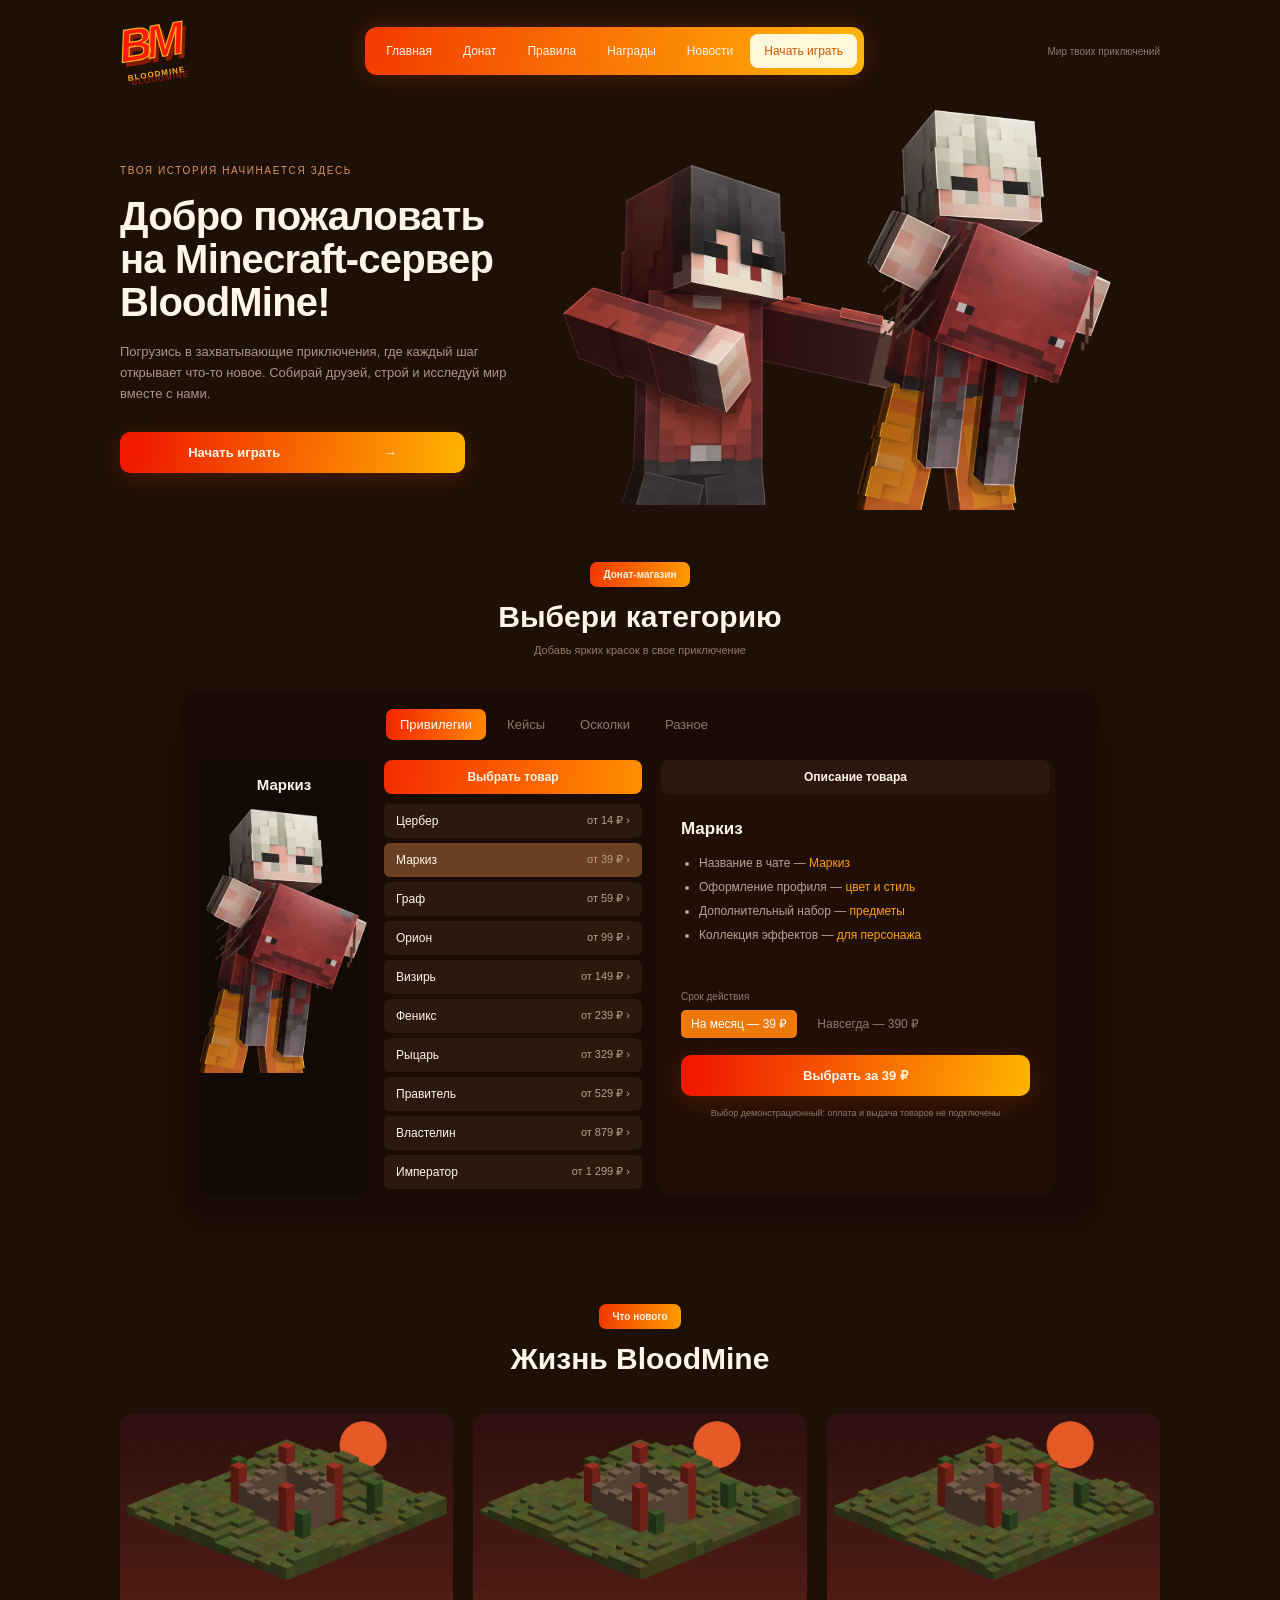
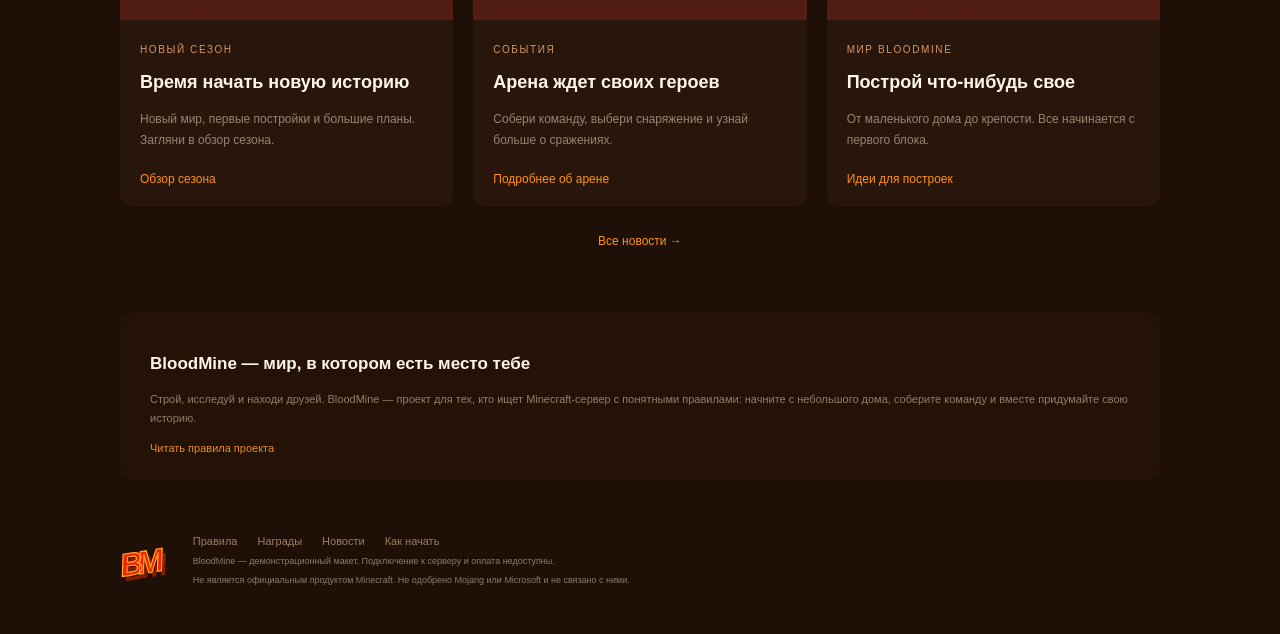
<file: index.html>
<!DOCTYPE html>
<html lang="ru">
<head>
  <meta charset="UTF-8">
  <meta name="viewport" content="width=device-width, initial-scale=1">
  <title>BloodMine — Minecraft-сервер: донат, правила, новости</title>
  <meta name="description" content="Сайт Minecraft-проекта BloodMine: каталог привилегий, кейсов и осколков, правила, награды и новости. Демонстрационный макет: оплата не подключена.">
  <link rel="icon" href="data:image/svg+xml,%3Csvg xmlns='http://www.w3.org/2000/svg' viewBox='0 0 32 32'%3E%3Crect width='32' height='32' rx='7' fill='%231e1006'/%3E%3Ctext x='16' y='22' font-size='16' font-family='Arial' font-weight='bold' text-anchor='middle' fill='%23ff1b04'%3EBM%3C/text%3E%3C/svg%3E">
  <link rel="stylesheet" href="assets/css/styles.css">
  <script src="assets/js/app.js" defer></script>
</head>
<body>
    <a class="skip-link" href="#main">К основному содержимому</a>
    <header class="header wrap">
      <a class="logo" href="index.html" aria-label="BloodMine — на главную">BM<span>BLOODMINE</span></a>
      <nav class="nav" aria-label="Основное меню">
        <a href="index.html" aria-current="page">Главная</a><a href="index.html#shop">Донат</a><a href="rules.html">Правила</a><a href="rewards.html">Награды</a><a href="news.html">Новости</a><a class="nav-light" href="how-to-play.html">Начать играть</a>
      </nav>
      <div class="header-note">Мир твоих приключений</div>
    </header>
    <main id="main">
    <section class="hero wrap" aria-labelledby="hero-title">
      <div class="hero-copy"><span class="eyebrow">Твоя история начинается здесь</span><h1 id="hero-title">Добро пожаловать<br>на Minecraft-сервер<br><span>BloodMine!</span></h1>
      <p>Погрузись в захватывающие приключения, где каждый шаг открывает что-то новое. Собирай друзей, строй и исследуй мир вместе с нами.</p>
      <a class="orange hero-button" href="how-to-play.html">Начать играть <span aria-hidden="true">→</span></a></div>
      <div class="hero-players"><img width="850" height="835" class="hero-back" src="assets/images/hero-secondary.webp" alt="" decoding="async"><img width="850" height="1317" class="hero-front" src="assets/images/player.webp" alt="Персонаж BloodMine" fetchpriority="high" decoding="async"></div>
    </section>
    <section class="shop-section wrap" id="shop" aria-labelledby="shop-title">
      <div class="section-title"><span class="pill">Донат-магазин</span><h2 id="shop-title">Выбери категорию</h2><p>Добавь ярких красок в свое приключение</p></div>
      <div class="store">
        <div class="tabs" role="group" aria-label="Категории товаров"><button type="button" class="tab active" data-category="ranks" aria-pressed="true">Привилегии</button><button type="button" class="tab" data-category="cases" aria-pressed="false">Кейсы</button><button type="button" class="tab" data-category="shards" aria-pressed="false">Осколки</button><button type="button" class="tab" data-category="other" aria-pressed="false">Разное</button></div>
        <div class="store-body"><div class="store-preview"><h3 class="title-sm" id="preview-name">Маркиз</h3><img width="850" height="1317" id="preview-image" src="assets/images/player.webp" alt="Превью товара «Маркиз»" decoding="async"></div>
          <div class="product-column"><div class="column-heading">Выбрать товар</div><div id="product-list" role="group" aria-label="Список товаров"><button type="button" class="product-row" data-index="0" aria-pressed="false"><span>Цербер</span><span class="product-price">от 14 ₽ ›</span></button><button type="button" class="product-row chosen" data-index="1" aria-pressed="true"><span>Маркиз</span><span class="product-price">от 39 ₽ ›</span></button><button type="button" class="product-row" data-index="2" aria-pressed="false"><span>Граф</span><span class="product-price">от 59 ₽ ›</span></button><button type="button" class="product-row" data-index="3" aria-pressed="false"><span>Орион</span><span class="product-price">от 99 ₽ ›</span></button><button type="button" class="product-row" data-index="4" aria-pressed="false"><span>Визирь</span><span class="product-price">от 149 ₽ ›</span></button><button type="button" class="product-row" data-index="5" aria-pressed="false"><span>Феникс</span><span class="product-price">от 239 ₽ ›</span></button><button type="button" class="product-row" data-index="6" aria-pressed="false"><span>Рыцарь</span><span class="product-price">от 329 ₽ ›</span></button><button type="button" class="product-row" data-index="7" aria-pressed="false"><span>Правитель</span><span class="product-price">от 529 ₽ ›</span></button><button type="button" class="product-row" data-index="8" aria-pressed="false"><span>Властелин</span><span class="product-price">от 879 ₽ ›</span></button><button type="button" class="product-row" data-index="9" aria-pressed="false"><span>Император</span><span class="product-price">от 1 299 ₽ ›</span></button></div></div>
          <div class="description-column"><div class="column-heading secondary">Описание товара</div><h3 class="title-sm" id="product-name">Маркиз</h3><div id="product-description" aria-live="polite"><ul><li>Название в чате — <span>Маркиз</span></li><li>Оформление профиля — <span>цвет и стиль</span></li><li>Дополнительный набор — <span>предметы</span></li><li>Коллекция эффектов — <span>для персонажа</span></li></ul></div><div class="term-label" id="term-label">Срок действия</div><div class="terms" role="group" aria-labelledby="term-label"><button type="button" class="selected" data-term="0" aria-pressed="true">На месяц — 39 ₽</button><button type="button" data-term="1" aria-pressed="false">Навсегда — 390 ₽</button></div><button type="button" id="choose-product" class="orange">Выбрать за 39 ₽</button><p class="fineprint">Выбор демонстрационный: оплата и выдача товаров не подключены</p></div>
        </div>
      </div>
    </section>
    <section class="wrap news-section" aria-labelledby="news-title"><div class="section-title"><span class="pill">Что нового</span><h2 id="news-title">Жизнь BloodMine</h2></div><div class="news-grid">
        <div class="news-card"><img width="850" height="527" src="assets/images/season.webp" alt="Иллюстрация к новости «Время начать новую историю»" loading="lazy" decoding="async"><div class="news-copy"><span class="eyebrow">Новый сезон</span><h3 class="title-sm">Время начать новую историю</h3><p>Новый мир, первые постройки и большие планы. Загляни в обзор сезона.</p><a href="article.html">Обзор сезона</a></div></div>
        <div class="news-card"><img width="849" height="526" src="assets/images/arena.webp" alt="Иллюстрация к новости «Арена ждет своих героев»" loading="lazy" decoding="async"><div class="news-copy"><span class="eyebrow">События</span><h3 class="title-sm">Арена ждет своих героев</h3><p>Собери команду, выбери снаряжение и узнай больше о сражениях.</p><a href="article-arena.html">Подробнее об арене</a></div></div>
        <div class="news-card"><img width="850" height="527" src="assets/images/world.webp" alt="Иллюстрация к новости «Построй что-нибудь свое»" loading="lazy" decoding="async"><div class="news-copy"><span class="eyebrow">Мир BloodMine</span><h3 class="title-sm">Построй что-нибудь свое</h3><p>От маленького дома до крепости. Все начинается с первого блока.</p><a href="article-world.html">Идеи для построек</a></div></div>
      </div><a class="text-link" href="news.html">Все новости →</a></section>
    <section class="wrap about"><h2 class="title-sm">BloodMine — мир, в котором есть место тебе</h2><p>Строй, исследуй и находи друзей. BloodMine — проект для тех, кто ищет Minecraft-сервер с понятными правилами: начните с небольшого дома, соберите команду и вместе придумайте свою историю.</p><a href="rules.html">Читать правила проекта</a></section>
    
    </main>
    <footer class="footer wrap">
      <a class="logo small-logo" href="index.html" aria-label="BloodMine — на главную">BM</a>
      <div><nav class="footer-links" aria-label="Ссылки в подвале"><a href="rules.html">Правила</a><a href="rewards.html">Награды</a><a href="news.html">Новости</a><a href="how-to-play.html">Как начать</a></nav>
      <p>BloodMine — демонстрационный макет. Подключение к серверу и оплата недоступны.</p>
      <p>Не является официальным продуктом Minecraft. Не одобрено Mojang или Microsoft и не связано с ними.</p></div>
    </footer>
    <div class="overlay" id="dialog"><div class="modal" role="dialog" aria-modal="true" aria-labelledby="dialog-title"><button type="button" class="modal-close" data-close aria-label="Закрыть окно">×</button><div class="pill">BloodMine</div><h2 id="dialog-title">Информация</h2><p id="dialog-text"></p><button type="button" class="orange" data-close>Понятно</button></div></div>
</body>
</html>
</file>
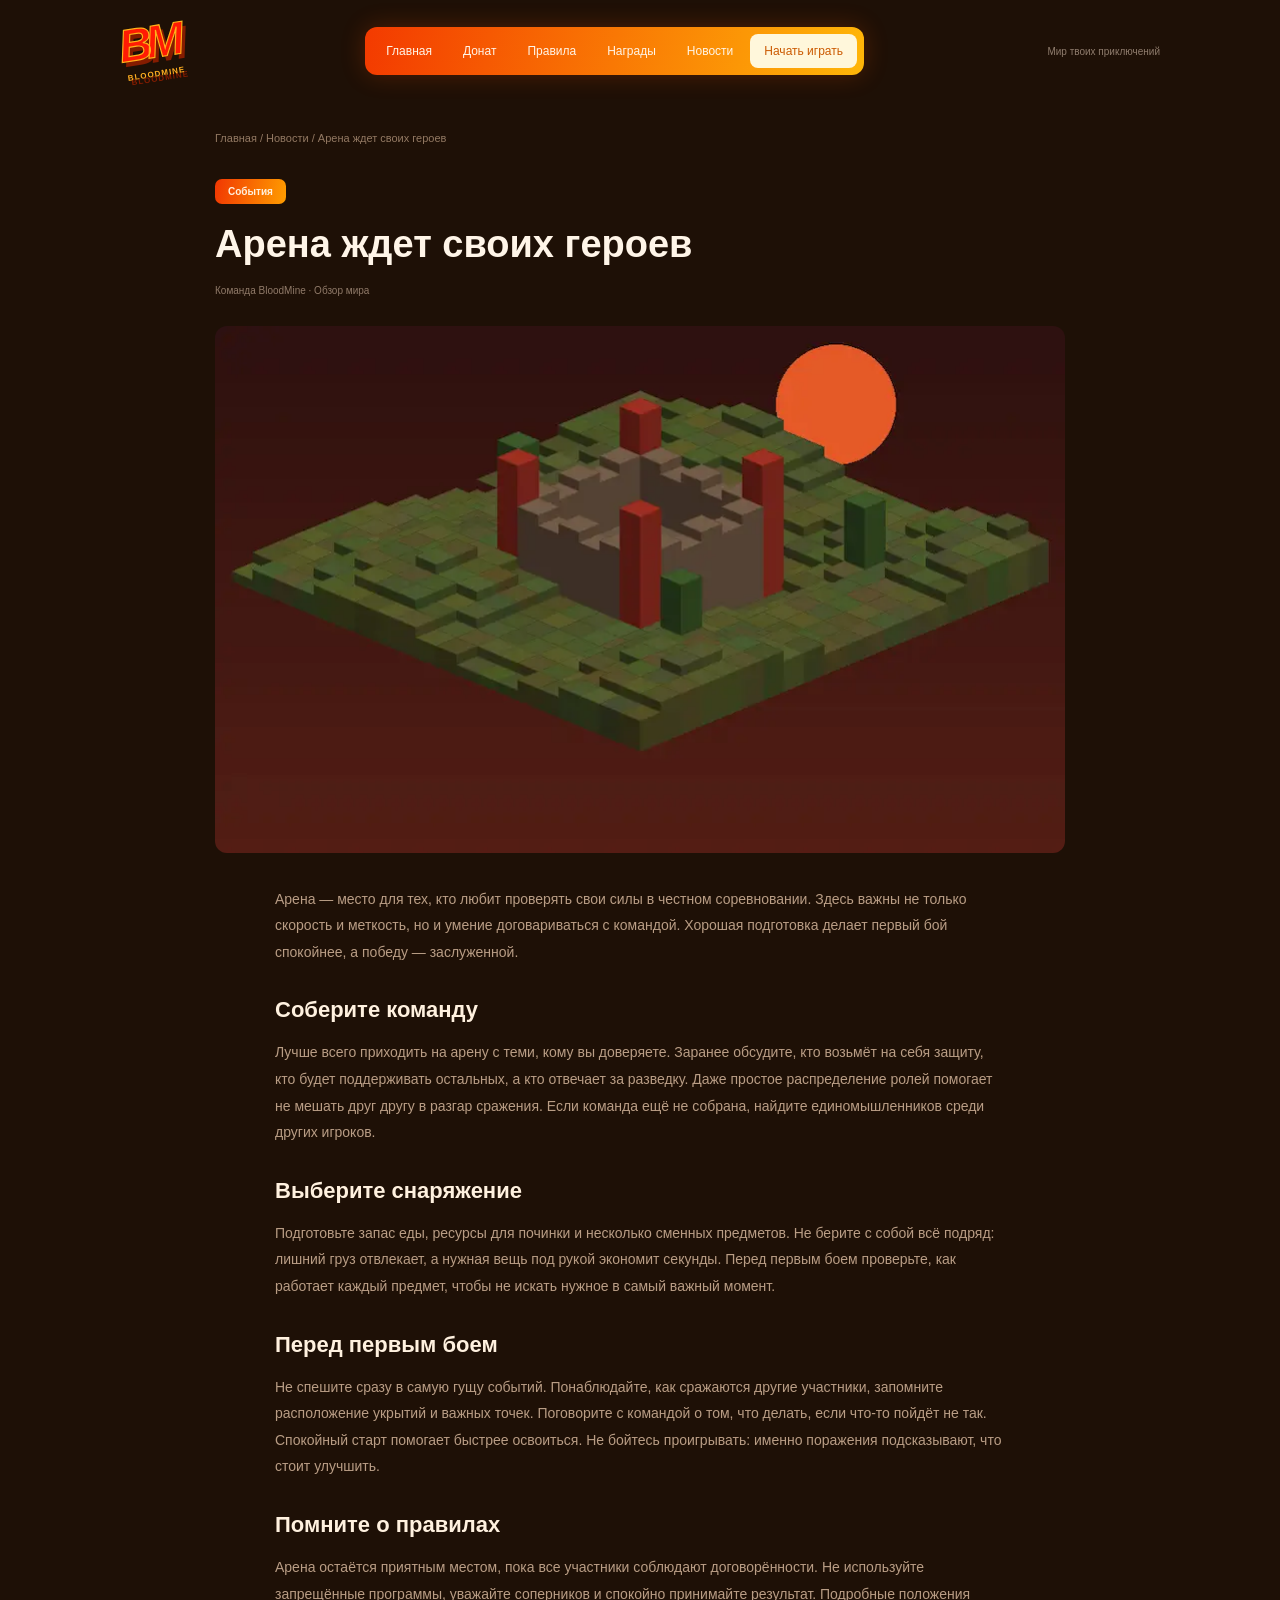
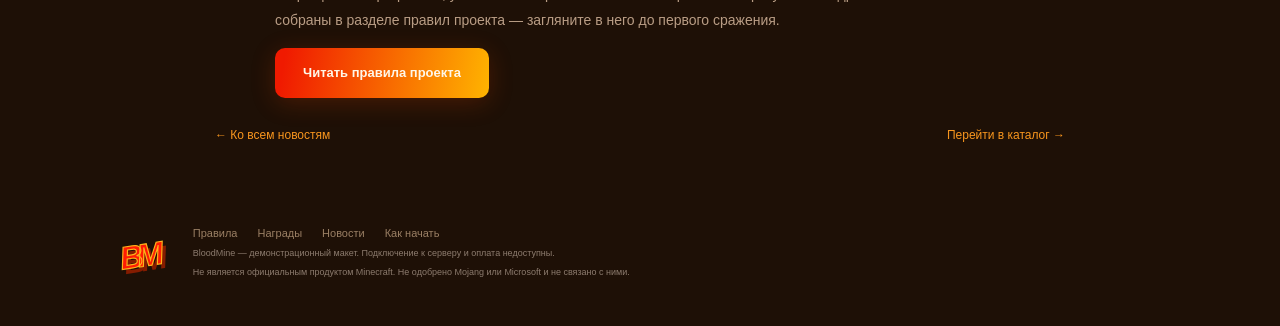
<file: article-arena.html>
<!DOCTYPE html>
<html lang="ru">
<head>
  <meta charset="UTF-8">
  <meta name="viewport" content="width=device-width, initial-scale=1">
  <title>Арена ждет своих героев — новости BloodMine</title>
  <meta name="description" content="Как подготовиться к сражениям на арене BloodMine: собрать команду, выбрать снаряжение и помнить о правилах. Обзор для новых игроков.">
  <link rel="icon" href="data:image/svg+xml,%3Csvg xmlns='http://www.w3.org/2000/svg' viewBox='0 0 32 32'%3E%3Crect width='32' height='32' rx='7' fill='%231e1006'/%3E%3Ctext x='16' y='22' font-size='16' font-family='Arial' font-weight='bold' text-anchor='middle' fill='%23ff1b04'%3EBM%3C/text%3E%3C/svg%3E">
  <link rel="stylesheet" href="assets/css/styles.css">
  <script src="assets/js/app.js" defer></script>
</head>
<body>
    <a class="skip-link" href="#main">К основному содержимому</a>
    <header class="header wrap">
      <a class="logo" href="index.html" aria-label="BloodMine — на главную">BM<span>BLOODMINE</span></a>
      <nav class="nav" aria-label="Основное меню">
        <a href="index.html">Главная</a><a href="index.html#shop">Донат</a><a href="rules.html">Правила</a><a href="rewards.html">Награды</a><a href="news.html">Новости</a><a class="nav-light" href="how-to-play.html">Начать играть</a>
      </nav>
      <div class="header-note">Мир твоих приключений</div>
    </header>
    <main id="main">
<div class="wrap article-page"><nav class="breadcrumbs" aria-label="Хлебные крошки"><a href="index.html">Главная</a> / <a href="news.html">Новости</a> / Арена ждет своих героев</nav><span class="pill">События</span><h1>Арена ждет своих героев</h1><p class="article-meta">Команда BloodMine · Обзор мира</p><img width="849" height="526" class="article-cover" src="assets/images/arena.webp" alt="Иллюстрация к статье «Арена ждет своих героев»" fetchpriority="high" decoding="async"><div class="article-body"><p>Арена — место для тех, кто любит проверять свои силы в честном соревновании. Здесь важны не только скорость и меткость, но и умение договариваться с командой. Хорошая подготовка делает первый бой спокойнее, а победу — заслуженной.</p><h2 class="title-sm">Соберите команду</h2><p>Лучше всего приходить на арену с теми, кому вы доверяете. Заранее обсудите, кто возьмёт на себя защиту, кто будет поддерживать остальных, а кто отвечает за разведку. Даже простое распределение ролей помогает не мешать друг другу в разгар сражения. Если команда ещё не собрана, найдите единомышленников среди других игроков.</p><h2 class="title-sm">Выберите снаряжение</h2><p>Подготовьте запас еды, ресурсы для починки и несколько сменных предметов. Не берите с собой всё подряд: лишний груз отвлекает, а нужная вещь под рукой экономит секунды. Перед первым боем проверьте, как работает каждый предмет, чтобы не искать нужное в самый важный момент.</p><h2 class="title-sm">Перед первым боем</h2><p>Не спешите сразу в самую гущу событий. Понаблюдайте, как сражаются другие участники, запомните расположение укрытий и важных точек. Поговорите с командой о том, что делать, если что-то пойдёт не так. Спокойный старт помогает быстрее освоиться. Не бойтесь проигрывать: именно поражения подсказывают, что стоит улучшить.</p><h2 class="title-sm">Помните о правилах</h2><p>Арена остаётся приятным местом, пока все участники соблюдают договорённости. Не используйте запрещённые программы, уважайте соперников и спокойно принимайте результат. Подробные положения собраны в разделе правил проекта — загляните в него до первого сражения.</p><a class="orange" href="rules.html">Читать правила проекта</a></div><div class="article-bottom"><a href="news.html">← Ко всем новостям</a><a href="index.html#shop">Перейти в каталог →</a></div></div>
    </main>
    <footer class="footer wrap">
      <a class="logo small-logo" href="index.html" aria-label="BloodMine — на главную">BM</a>
      <div><nav class="footer-links" aria-label="Ссылки в подвале"><a href="rules.html">Правила</a><a href="rewards.html">Награды</a><a href="news.html">Новости</a><a href="how-to-play.html">Как начать</a></nav>
      <p>BloodMine — демонстрационный макет. Подключение к серверу и оплата недоступны.</p>
      <p>Не является официальным продуктом Minecraft. Не одобрено Mojang или Microsoft и не связано с ними.</p></div>
    </footer>
    <div class="overlay" id="dialog"><div class="modal" role="dialog" aria-modal="true" aria-labelledby="dialog-title"><button type="button" class="modal-close" data-close aria-label="Закрыть окно">×</button><div class="pill">BloodMine</div><h2 id="dialog-title">Информация</h2><p id="dialog-text"></p><button type="button" class="orange" data-close>Понятно</button></div></div>
</body>
</html>
</file>
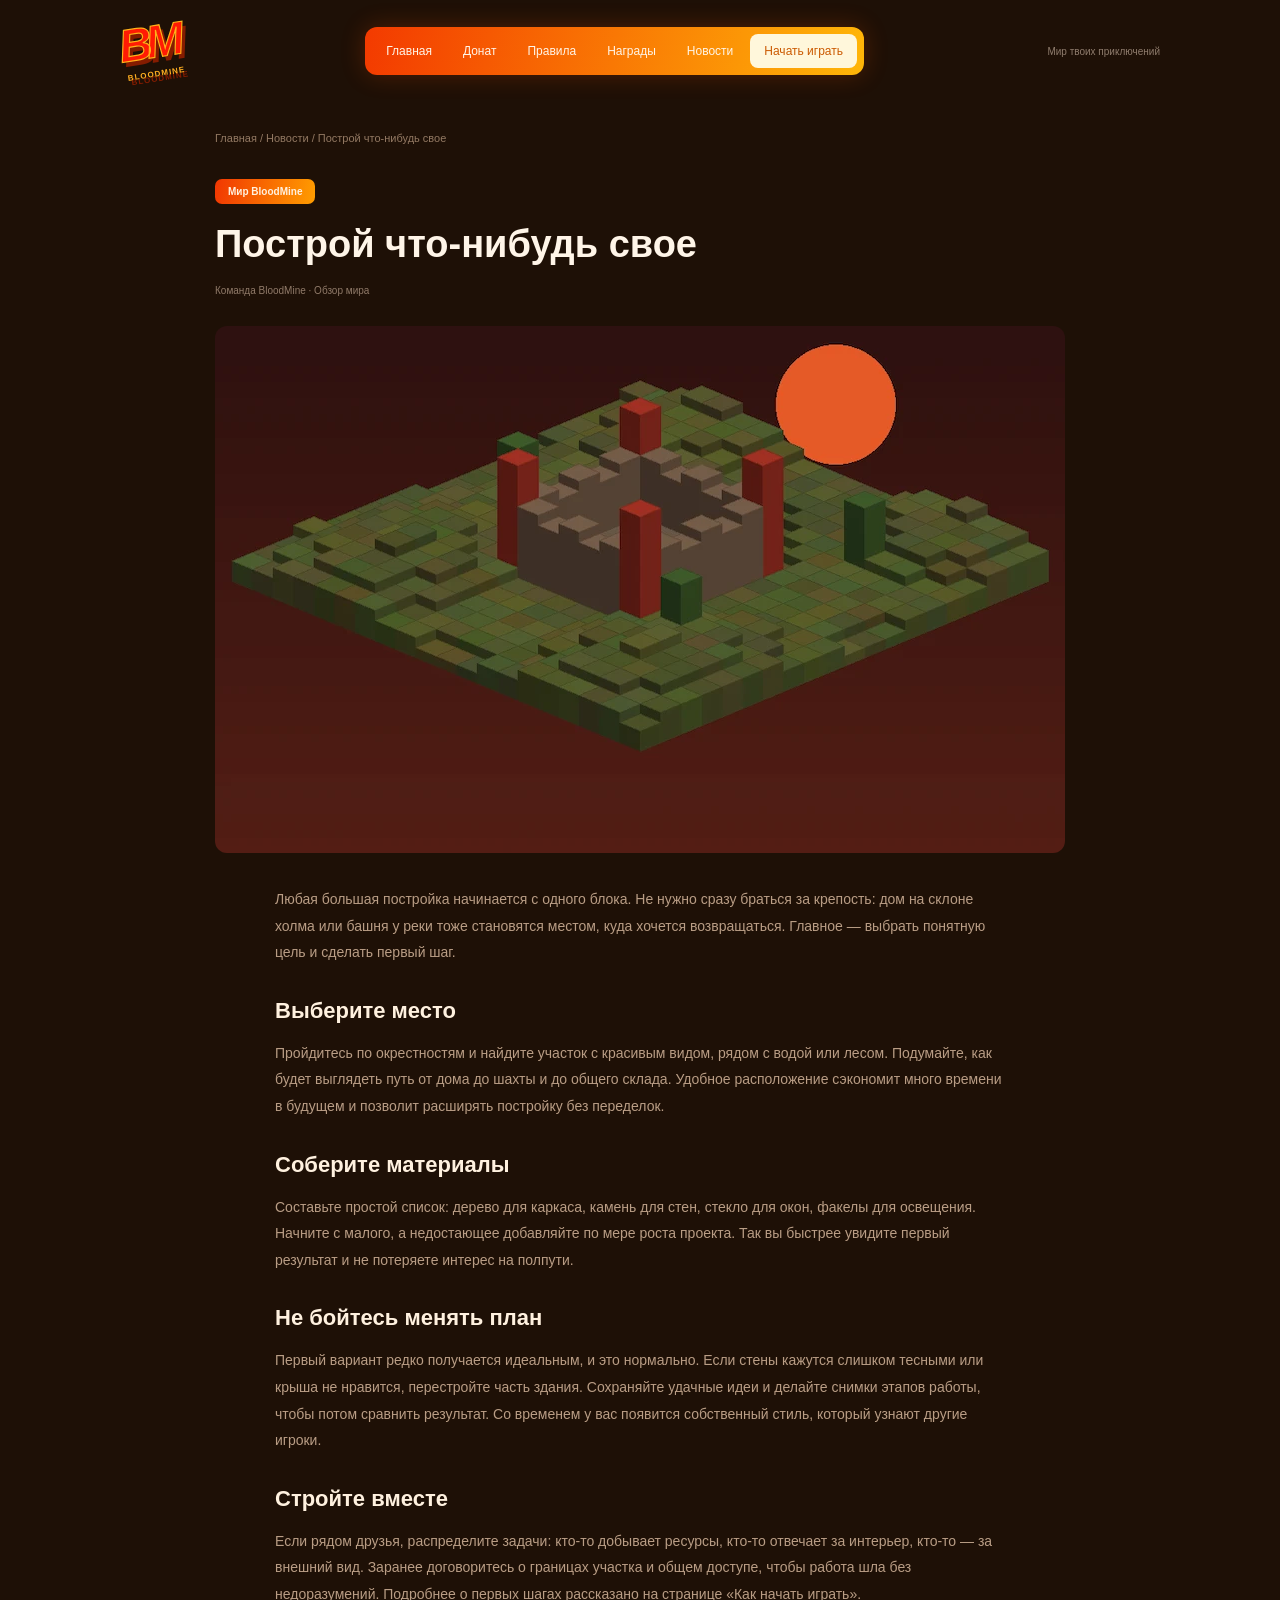
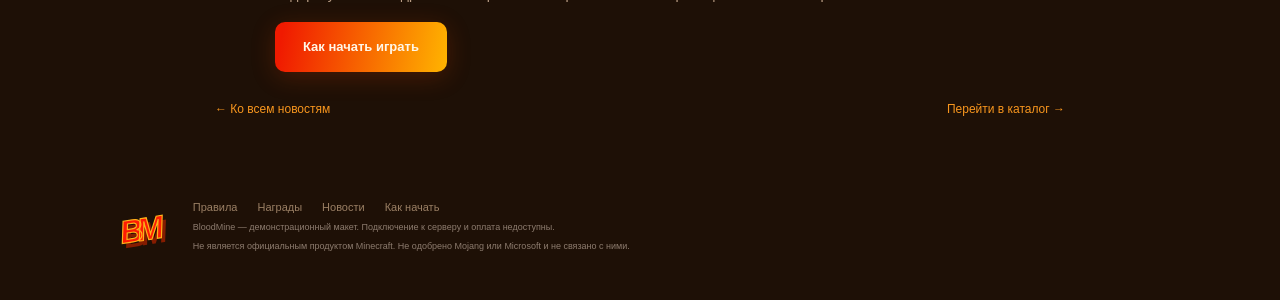
<file: article-world.html>
<!DOCTYPE html>
<html lang="ru">
<head>
  <meta charset="UTF-8">
  <meta name="viewport" content="width=device-width, initial-scale=1">
  <title>Построй что-нибудь свое — новости BloodMine</title>
  <meta name="description" content="Идеи для первой постройки в BloodMine: от маленького дома до крепости. Как выбрать место, собрать материалы и строить вместе.">
  <link rel="icon" href="data:image/svg+xml,%3Csvg xmlns='http://www.w3.org/2000/svg' viewBox='0 0 32 32'%3E%3Crect width='32' height='32' rx='7' fill='%231e1006'/%3E%3Ctext x='16' y='22' font-size='16' font-family='Arial' font-weight='bold' text-anchor='middle' fill='%23ff1b04'%3EBM%3C/text%3E%3C/svg%3E">
  <link rel="stylesheet" href="assets/css/styles.css">
  <script src="assets/js/app.js" defer></script>
</head>
<body>
    <a class="skip-link" href="#main">К основному содержимому</a>
    <header class="header wrap">
      <a class="logo" href="index.html" aria-label="BloodMine — на главную">BM<span>BLOODMINE</span></a>
      <nav class="nav" aria-label="Основное меню">
        <a href="index.html">Главная</a><a href="index.html#shop">Донат</a><a href="rules.html">Правила</a><a href="rewards.html">Награды</a><a href="news.html">Новости</a><a class="nav-light" href="how-to-play.html">Начать играть</a>
      </nav>
      <div class="header-note">Мир твоих приключений</div>
    </header>
    <main id="main">
<div class="wrap article-page"><nav class="breadcrumbs" aria-label="Хлебные крошки"><a href="index.html">Главная</a> / <a href="news.html">Новости</a> / Построй что-нибудь свое</nav><span class="pill">Мир BloodMine</span><h1>Построй что-нибудь свое</h1><p class="article-meta">Команда BloodMine · Обзор мира</p><img width="850" height="527" class="article-cover" src="assets/images/world.webp" alt="Иллюстрация к статье «Построй что-нибудь свое»" fetchpriority="high" decoding="async"><div class="article-body"><p>Любая большая постройка начинается с одного блока. Не нужно сразу браться за крепость: дом на склоне холма или башня у реки тоже становятся местом, куда хочется возвращаться. Главное — выбрать понятную цель и сделать первый шаг.</p><h2 class="title-sm">Выберите место</h2><p>Пройдитесь по окрестностям и найдите участок с красивым видом, рядом с водой или лесом. Подумайте, как будет выглядеть путь от дома до шахты и до общего склада. Удобное расположение сэкономит много времени в будущем и позволит расширять постройку без переделок.</p><h2 class="title-sm">Соберите материалы</h2><p>Составьте простой список: дерево для каркаса, камень для стен, стекло для окон, факелы для освещения. Начните с малого, а недостающее добавляйте по мере роста проекта. Так вы быстрее увидите первый результат и не потеряете интерес на полпути.</p><h2 class="title-sm">Не бойтесь менять план</h2><p>Первый вариант редко получается идеальным, и это нормально. Если стены кажутся слишком тесными или крыша не нравится, перестройте часть здания. Сохраняйте удачные идеи и делайте снимки этапов работы, чтобы потом сравнить результат. Со временем у вас появится собственный стиль, который узнают другие игроки.</p><h2 class="title-sm">Стройте вместе</h2><p>Если рядом друзья, распределите задачи: кто-то добывает ресурсы, кто-то отвечает за интерьер, кто-то — за внешний вид. Заранее договоритесь о границах участка и общем доступе, чтобы работа шла без недоразумений. Подробнее о первых шагах рассказано на странице «Как начать играть».</p><a class="orange" href="how-to-play.html">Как начать играть</a></div><div class="article-bottom"><a href="news.html">← Ко всем новостям</a><a href="index.html#shop">Перейти в каталог →</a></div></div>
    </main>
    <footer class="footer wrap">
      <a class="logo small-logo" href="index.html" aria-label="BloodMine — на главную">BM</a>
      <div><nav class="footer-links" aria-label="Ссылки в подвале"><a href="rules.html">Правила</a><a href="rewards.html">Награды</a><a href="news.html">Новости</a><a href="how-to-play.html">Как начать</a></nav>
      <p>BloodMine — демонстрационный макет. Подключение к серверу и оплата недоступны.</p>
      <p>Не является официальным продуктом Minecraft. Не одобрено Mojang или Microsoft и не связано с ними.</p></div>
    </footer>
    <div class="overlay" id="dialog"><div class="modal" role="dialog" aria-modal="true" aria-labelledby="dialog-title"><button type="button" class="modal-close" data-close aria-label="Закрыть окно">×</button><div class="pill">BloodMine</div><h2 id="dialog-title">Информация</h2><p id="dialog-text"></p><button type="button" class="orange" data-close>Понятно</button></div></div>
</body>
</html>
</file>
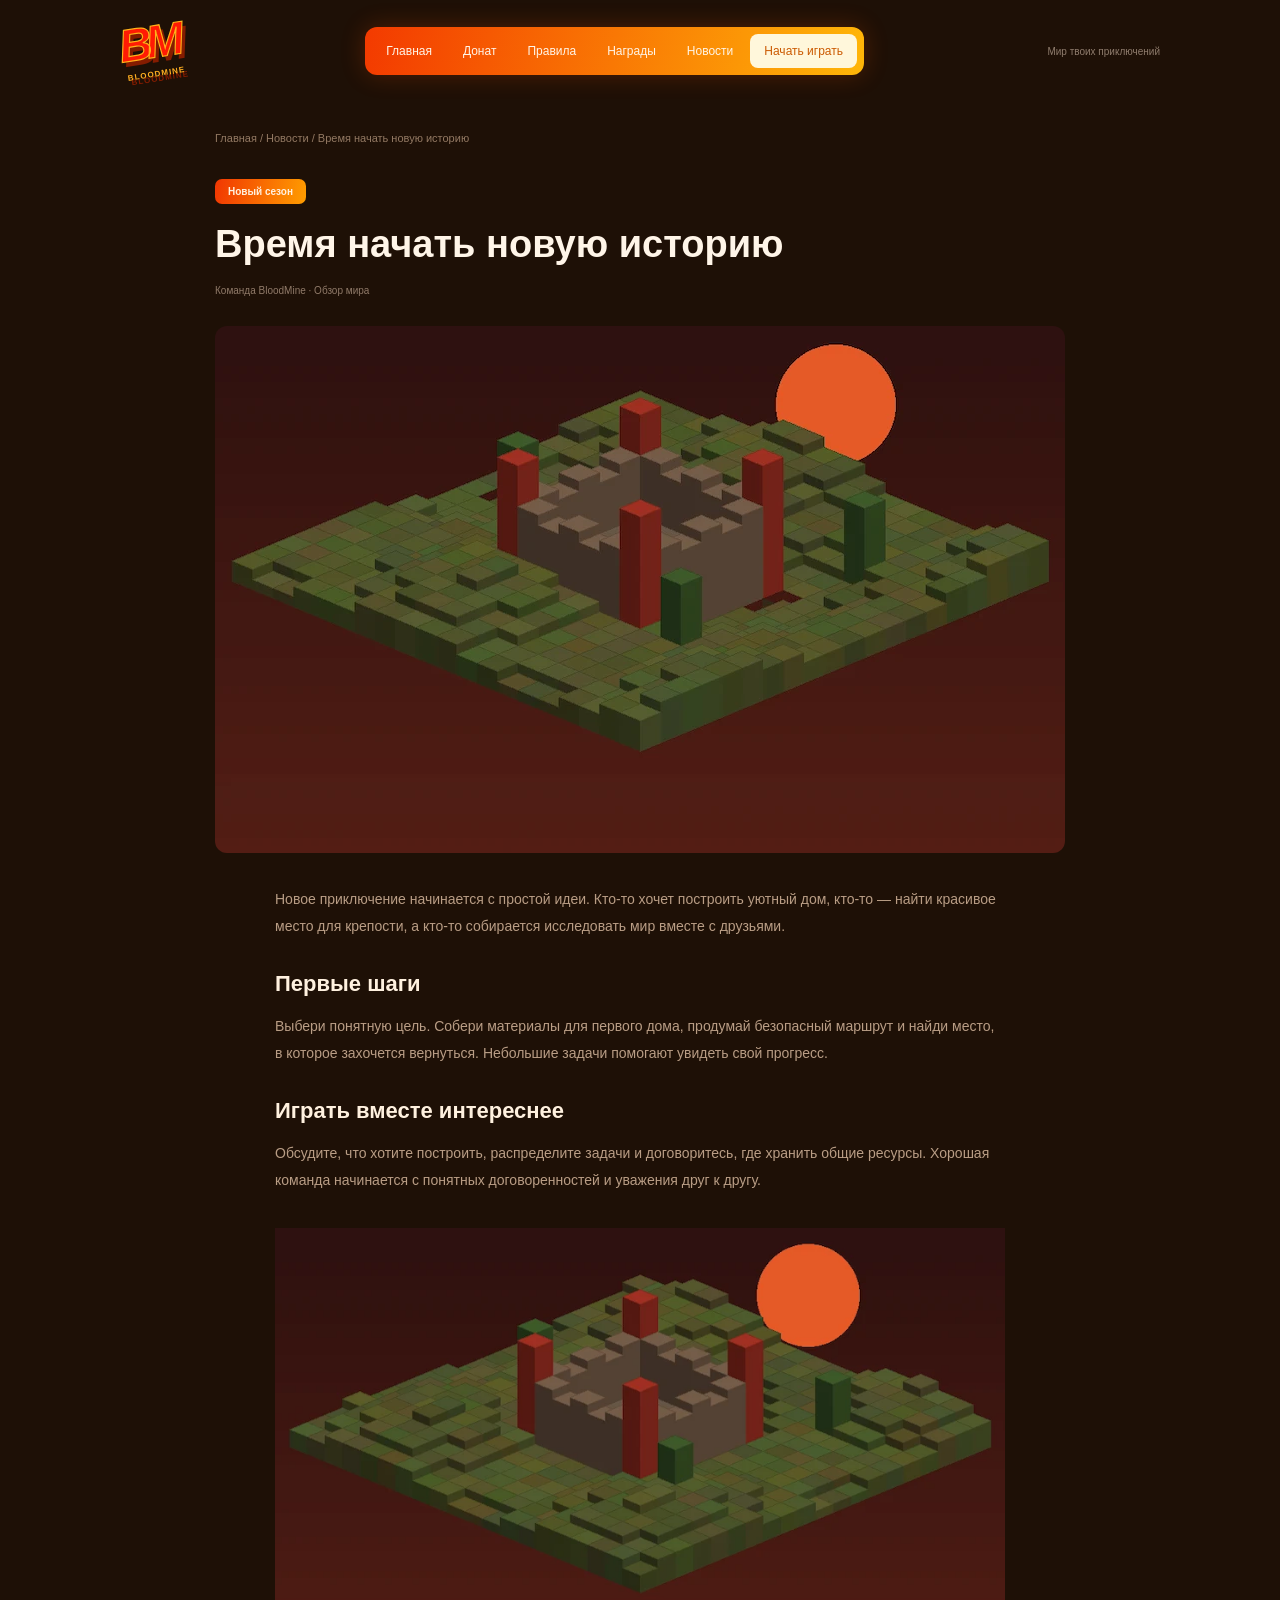
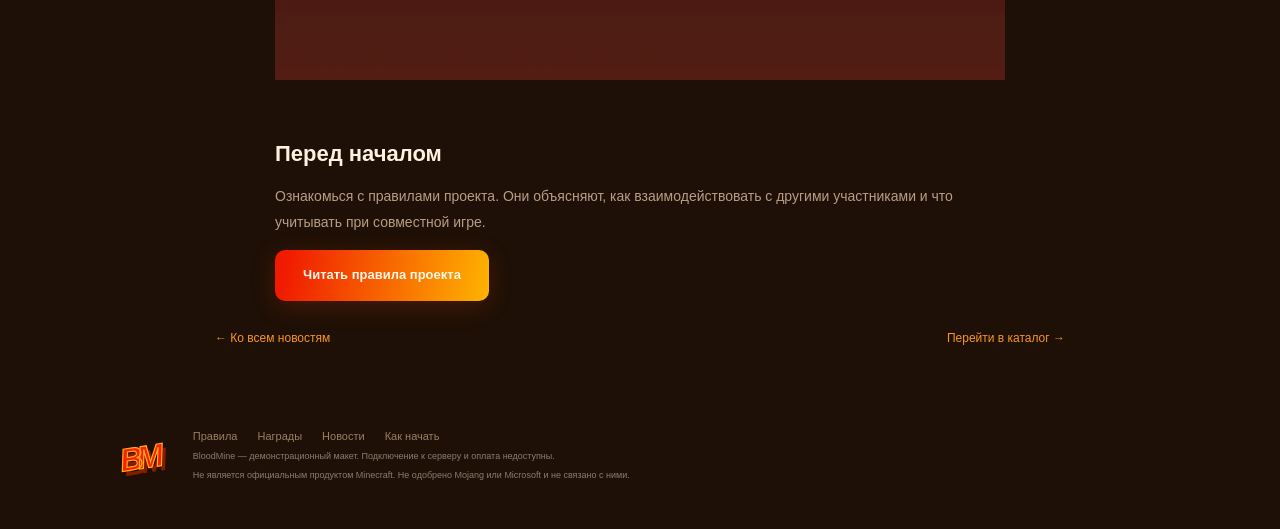
<file: article.html>
<!DOCTYPE html>
<html lang="ru">
<head>
  <meta charset="UTF-8">
  <meta name="viewport" content="width=device-width, initial-scale=1">
  <title>Время начать новую историю — новости BloodMine</title>
  <meta name="description" content="Обзор нового сезона BloodMine: как выбрать первую цель, собрать материалы и найти команду для совместной игры.">
  <link rel="icon" href="data:image/svg+xml,%3Csvg xmlns='http://www.w3.org/2000/svg' viewBox='0 0 32 32'%3E%3Crect width='32' height='32' rx='7' fill='%231e1006'/%3E%3Ctext x='16' y='22' font-size='16' font-family='Arial' font-weight='bold' text-anchor='middle' fill='%23ff1b04'%3EBM%3C/text%3E%3C/svg%3E">
  <link rel="stylesheet" href="assets/css/styles.css">
  <script src="assets/js/app.js" defer></script>
</head>
<body>
    <a class="skip-link" href="#main">К основному содержимому</a>
    <header class="header wrap">
      <a class="logo" href="index.html" aria-label="BloodMine — на главную">BM<span>BLOODMINE</span></a>
      <nav class="nav" aria-label="Основное меню">
        <a href="index.html">Главная</a><a href="index.html#shop">Донат</a><a href="rules.html">Правила</a><a href="rewards.html">Награды</a><a href="news.html">Новости</a><a class="nav-light" href="how-to-play.html">Начать играть</a>
      </nav>
      <div class="header-note">Мир твоих приключений</div>
    </header>
    <main id="main">
    <div class="wrap article-page"><nav class="breadcrumbs" aria-label="Хлебные крошки"><a href="index.html">Главная</a> / <a href="news.html">Новости</a> / Время начать новую историю</nav><span class="pill">Новый сезон</span><h1>Время начать новую историю</h1><p class="article-meta">Команда BloodMine · Обзор мира</p><img width="850" height="527" class="article-cover" src="assets/images/season.webp" alt="Иллюстрация к статье «Время начать новую историю»" fetchpriority="high" decoding="async"><div class="article-body"><p>Новое приключение начинается с простой идеи. Кто-то хочет построить уютный дом, кто-то — найти красивое место для крепости, а кто-то собирается исследовать мир вместе с друзьями.</p><h2 class="title-sm">Первые шаги</h2><p>Выбери понятную цель. Собери материалы для первого дома, продумай безопасный маршрут и найди место, в которое захочется вернуться. Небольшие задачи помогают увидеть свой прогресс.</p><h2 class="title-sm">Играть вместе интереснее</h2><p>Обсудите, что хотите построить, распределите задачи и договоритесь, где хранить общие ресурсы. Хорошая команда начинается с понятных договоренностей и уважения друг к другу.</p><img width="850" height="527" src="assets/images/world.webp" alt="Постройки в мире BloodMine" loading="lazy" decoding="async"><h2 class="title-sm">Перед началом</h2><p>Ознакомься с правилами проекта. Они объясняют, как взаимодействовать с другими участниками и что учитывать при совместной игре.</p><a class="orange" href="rules.html">Читать правила проекта</a></div><div class="article-bottom"><a href="news.html">← Ко всем новостям</a><a href="index.html#shop">Перейти в каталог →</a></div></div>
    
    </main>
    <footer class="footer wrap">
      <a class="logo small-logo" href="index.html" aria-label="BloodMine — на главную">BM</a>
      <div><nav class="footer-links" aria-label="Ссылки в подвале"><a href="rules.html">Правила</a><a href="rewards.html">Награды</a><a href="news.html">Новости</a><a href="how-to-play.html">Как начать</a></nav>
      <p>BloodMine — демонстрационный макет. Подключение к серверу и оплата недоступны.</p>
      <p>Не является официальным продуктом Minecraft. Не одобрено Mojang или Microsoft и не связано с ними.</p></div>
    </footer>
    <div class="overlay" id="dialog"><div class="modal" role="dialog" aria-modal="true" aria-labelledby="dialog-title"><button type="button" class="modal-close" data-close aria-label="Закрыть окно">×</button><div class="pill">BloodMine</div><h2 id="dialog-title">Информация</h2><p id="dialog-text"></p><button type="button" class="orange" data-close>Понятно</button></div></div>
</body>
</html>
</file>
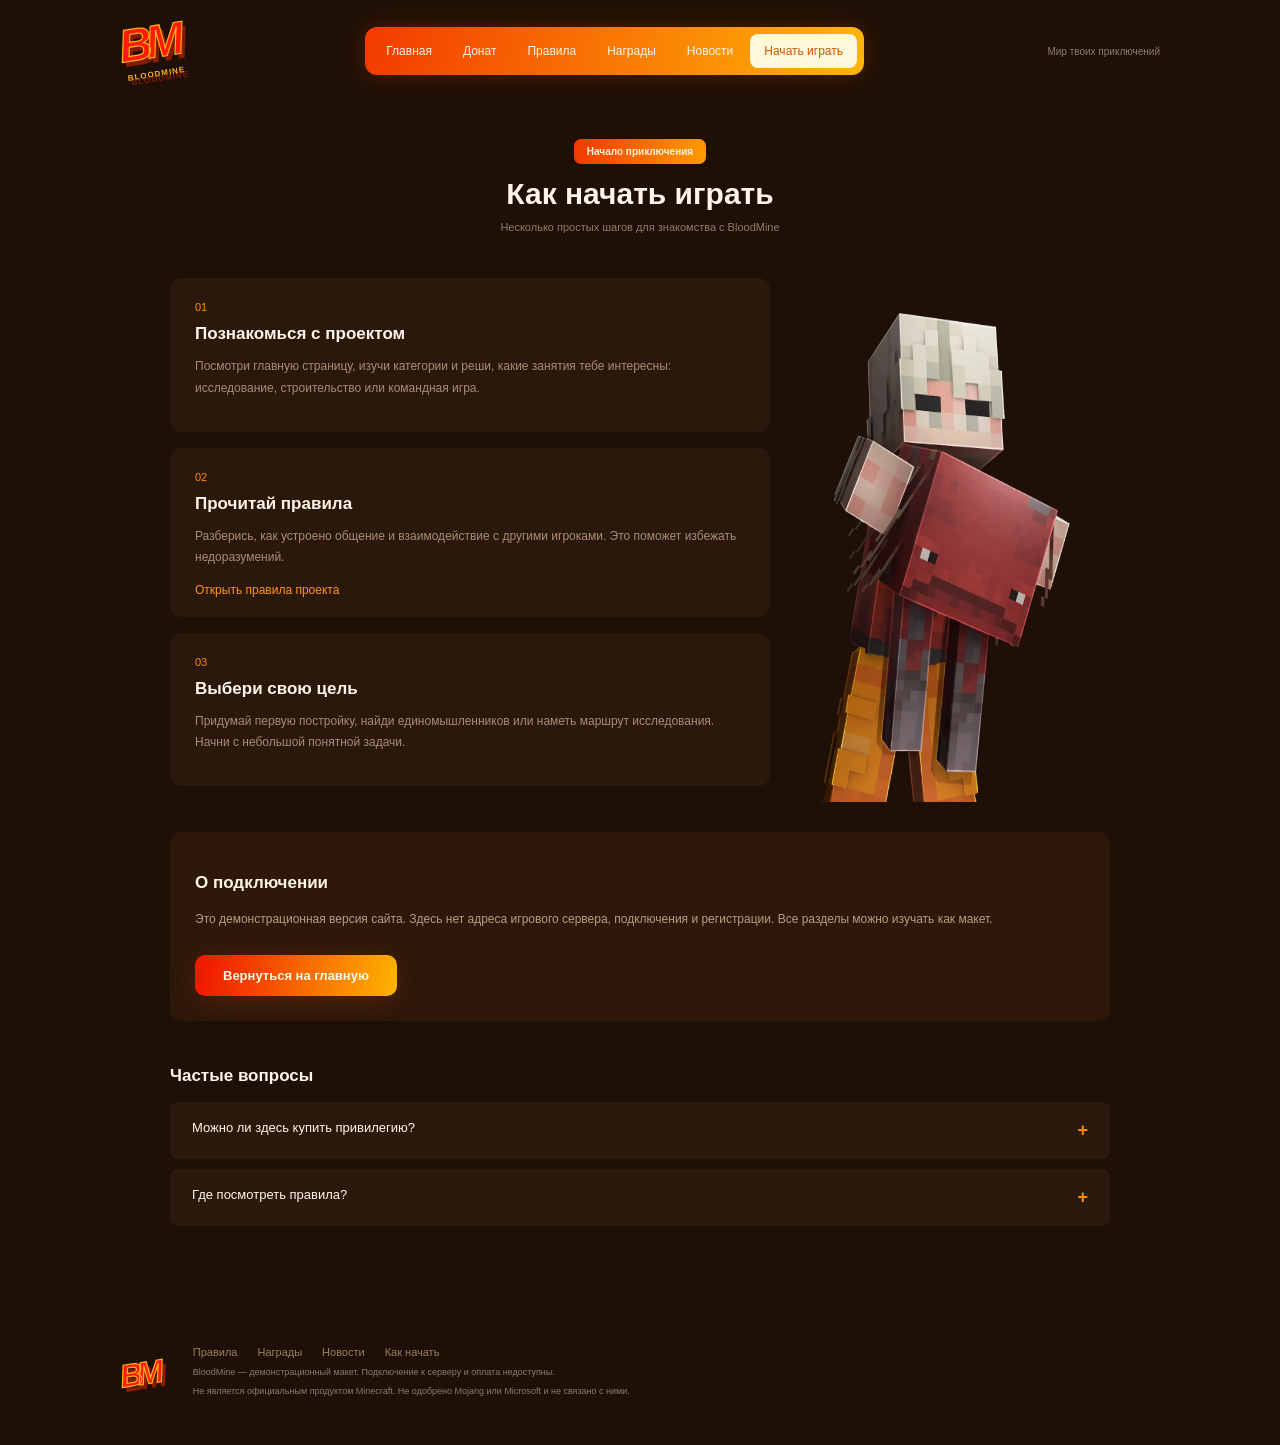
<file: how-to-play.html>
<!DOCTYPE html>
<html lang="ru">
<head>
  <meta charset="UTF-8">
  <meta name="viewport" content="width=device-width, initial-scale=1">
  <title>Как начать играть — BloodMine</title>
  <meta name="description" content="Как начать играть в BloodMine: познакомьтесь с проектом, прочитайте правила и выберите первую цель. Ответы на частые вопросы.">
  <link rel="icon" href="data:image/svg+xml,%3Csvg xmlns='http://www.w3.org/2000/svg' viewBox='0 0 32 32'%3E%3Crect width='32' height='32' rx='7' fill='%231e1006'/%3E%3Ctext x='16' y='22' font-size='16' font-family='Arial' font-weight='bold' text-anchor='middle' fill='%23ff1b04'%3EBM%3C/text%3E%3C/svg%3E">
  <link rel="stylesheet" href="assets/css/styles.css">
  <script src="assets/js/app.js" defer></script>
</head>
<body>
    <a class="skip-link" href="#main">К основному содержимому</a>
    <header class="header wrap">
      <a class="logo" href="index.html" aria-label="BloodMine — на главную">BM<span>BLOODMINE</span></a>
      <nav class="nav" aria-label="Основное меню">
        <a href="index.html">Главная</a><a href="index.html#shop">Донат</a><a href="rules.html">Правила</a><a href="rewards.html">Награды</a><a href="news.html">Новости</a><a class="nav-light" href="how-to-play.html" aria-current="page">Начать играть</a>
      </nav>
      <div class="header-note">Мир твоих приключений</div>
    </header>
    <main id="main">
    <div class="wrap inner-page"><div class="section-title"><span class="pill">Начало приключения</span><h1>Как начать играть</h1><p>Несколько простых шагов для знакомства с BloodMine</p></div>
    <div class="guide-layout"><div class="guide-steps"><div class="guide-step"><span>01</span><h2 class="title-sm">Познакомься с проектом</h2><p>Посмотри главную страницу, изучи категории и реши, какие занятия тебе интересны: исследование, строительство или командная игра.</p></div><div class="guide-step"><span>02</span><h2 class="title-sm">Прочитай правила</h2><p>Разберись, как устроено общение и взаимодействие с другими игроками. Это поможет избежать недоразумений.</p><a href="rules.html">Открыть правила проекта</a></div><div class="guide-step"><span>03</span><h2 class="title-sm">Выбери свою цель</h2><p>Придумай первую постройку, найди единомышленников или наметь маршрут исследования. Начни с небольшой понятной задачи.</p></div></div><img width="850" height="1317" class="guide-player" src="assets/images/player.webp" alt="Персонаж BloodMine" decoding="async"></div>
    <div class="guide-note"><h2 class="title-sm">О подключении</h2><p>Это демонстрационная версия сайта. Здесь нет адреса игрового сервера, подключения и регистрации. Все разделы можно изучать как макет.</p><a class="orange" href="index.html">Вернуться на главную</a></div>
    <div class="faq"><h2 class="title-sm">Частые вопросы</h2><div class="rule"><button type="button" class="rule-heading" aria-expanded="false" aria-controls="faq-1">Можно ли здесь купить привилегию?<b aria-hidden="true">+</b></button><div class="rule-content" id="faq-1">Нет. Каталог показывает пример выбора товара. Платежи и выдача игровых предметов не подключены.</div></div><div class="rule"><button type="button" class="rule-heading" aria-expanded="false" aria-controls="faq-2">Где посмотреть правила?<b aria-hidden="true">+</b></button><div class="rule-content" id="faq-2">Открой раздел «Правила» в верхнем меню. Каждый пункт можно раскрыть отдельно.</div></div></div></div>
    
    </main>
    <footer class="footer wrap">
      <a class="logo small-logo" href="index.html" aria-label="BloodMine — на главную">BM</a>
      <div><nav class="footer-links" aria-label="Ссылки в подвале"><a href="rules.html">Правила</a><a href="rewards.html">Награды</a><a href="news.html">Новости</a><a href="how-to-play.html">Как начать</a></nav>
      <p>BloodMine — демонстрационный макет. Подключение к серверу и оплата недоступны.</p>
      <p>Не является официальным продуктом Minecraft. Не одобрено Mojang или Microsoft и не связано с ними.</p></div>
    </footer>
    <div class="overlay" id="dialog"><div class="modal" role="dialog" aria-modal="true" aria-labelledby="dialog-title"><button type="button" class="modal-close" data-close aria-label="Закрыть окно">×</button><div class="pill">BloodMine</div><h2 id="dialog-title">Информация</h2><p id="dialog-text"></p><button type="button" class="orange" data-close>Понятно</button></div></div>
</body>
</html>
</file>
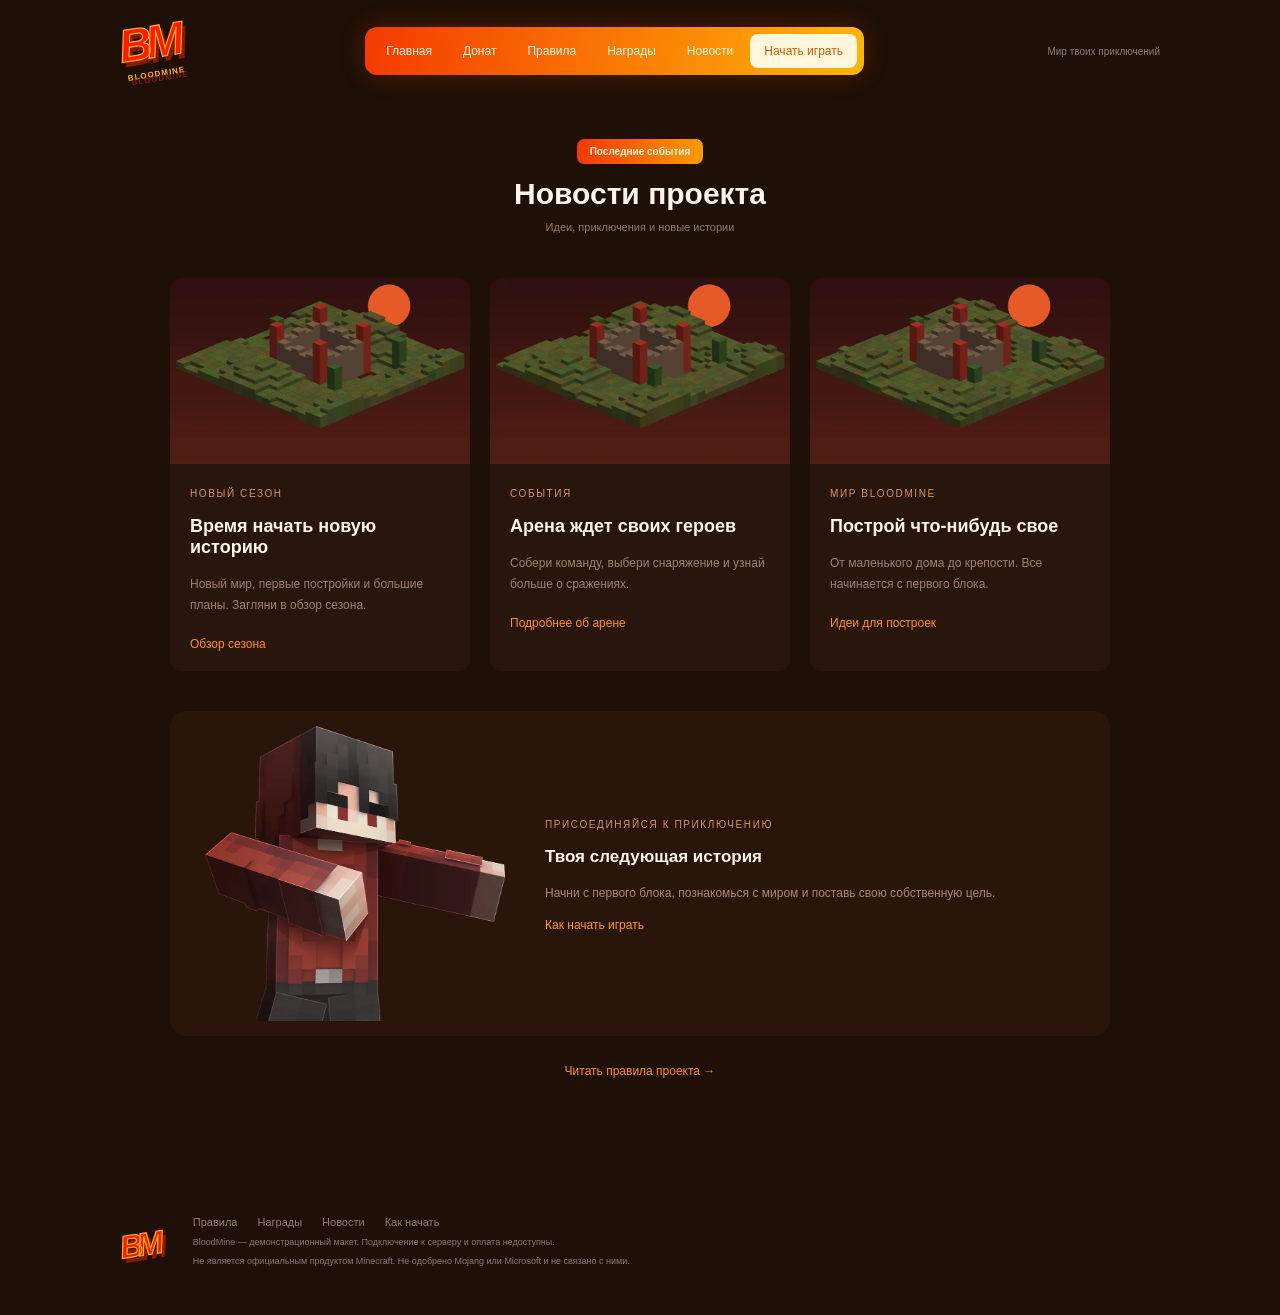
<file: news.html>
<!DOCTYPE html>
<html lang="ru">
<head>
  <meta charset="UTF-8">
  <meta name="viewport" content="width=device-width, initial-scale=1">
  <title>Новости проекта — BloodMine</title>
  <meta name="description" content="Новости BloodMine: новый сезон, арена и идеи для построек. Последние события и обзоры проекта.">
  <link rel="icon" href="data:image/svg+xml,%3Csvg xmlns='http://www.w3.org/2000/svg' viewBox='0 0 32 32'%3E%3Crect width='32' height='32' rx='7' fill='%231e1006'/%3E%3Ctext x='16' y='22' font-size='16' font-family='Arial' font-weight='bold' text-anchor='middle' fill='%23ff1b04'%3EBM%3C/text%3E%3C/svg%3E">
  <link rel="stylesheet" href="assets/css/styles.css">
  <script src="assets/js/app.js" defer></script>
</head>
<body>
    <a class="skip-link" href="#main">К основному содержимому</a>
    <header class="header wrap">
      <a class="logo" href="index.html" aria-label="BloodMine — на главную">BM<span>BLOODMINE</span></a>
      <nav class="nav" aria-label="Основное меню">
        <a href="index.html">Главная</a><a href="index.html#shop">Донат</a><a href="rules.html">Правила</a><a href="rewards.html">Награды</a><a href="news.html" aria-current="page">Новости</a><a class="nav-light" href="how-to-play.html">Начать играть</a>
      </nav>
      <div class="header-note">Мир твоих приключений</div>
    </header>
    <main id="main">
    <div class="wrap inner-page"><div class="section-title"><span class="pill">Последние события</span><h1>Новости проекта</h1><p>Идеи, приключения и новые истории</p></div><div class="news-grid">
        <div class="news-card"><img width="850" height="527" src="assets/images/season.webp" alt="Иллюстрация к новости «Время начать новую историю»" decoding="async"><div class="news-copy"><span class="eyebrow">Новый сезон</span><h2 class="title-sm">Время начать новую историю</h2><p>Новый мир, первые постройки и большие планы. Загляни в обзор сезона.</p><a href="article.html">Обзор сезона</a></div></div>
        <div class="news-card"><img width="849" height="526" src="assets/images/arena.webp" alt="Иллюстрация к новости «Арена ждет своих героев»" decoding="async"><div class="news-copy"><span class="eyebrow">События</span><h2 class="title-sm">Арена ждет своих героев</h2><p>Собери команду, выбери снаряжение и узнай больше о сражениях.</p><a href="article-arena.html">Подробнее об арене</a></div></div>
        <div class="news-card"><img width="850" height="527" src="assets/images/world.webp" alt="Иллюстрация к новости «Построй что-нибудь свое»" decoding="async"><div class="news-copy"><span class="eyebrow">Мир BloodMine</span><h2 class="title-sm">Построй что-нибудь свое</h2><p>От маленького дома до крепости. Все начинается с первого блока.</p><a href="article-world.html">Идеи для построек</a></div></div>
      </div><div class="news-wide"><img width="850" height="835" src="assets/images/hero-secondary.webp" alt="" loading="lazy" decoding="async"><div><span class="eyebrow">Присоединяйся к приключению</span><h2 class="title-sm">Твоя следующая история</h2><p>Начни с первого блока, познакомься с миром и поставь свою собственную цель.</p><a href="how-to-play.html">Как начать играть</a></div></div><a class="text-link" href="rules.html">Читать правила проекта →</a></div>
    
    </main>
    <footer class="footer wrap">
      <a class="logo small-logo" href="index.html" aria-label="BloodMine — на главную">BM</a>
      <div><nav class="footer-links" aria-label="Ссылки в подвале"><a href="rules.html">Правила</a><a href="rewards.html">Награды</a><a href="news.html">Новости</a><a href="how-to-play.html">Как начать</a></nav>
      <p>BloodMine — демонстрационный макет. Подключение к серверу и оплата недоступны.</p>
      <p>Не является официальным продуктом Minecraft. Не одобрено Mojang или Microsoft и не связано с ними.</p></div>
    </footer>
    <div class="overlay" id="dialog"><div class="modal" role="dialog" aria-modal="true" aria-labelledby="dialog-title"><button type="button" class="modal-close" data-close aria-label="Закрыть окно">×</button><div class="pill">BloodMine</div><h2 id="dialog-title">Информация</h2><p id="dialog-text"></p><button type="button" class="orange" data-close>Понятно</button></div></div>
</body>
</html>
</file>
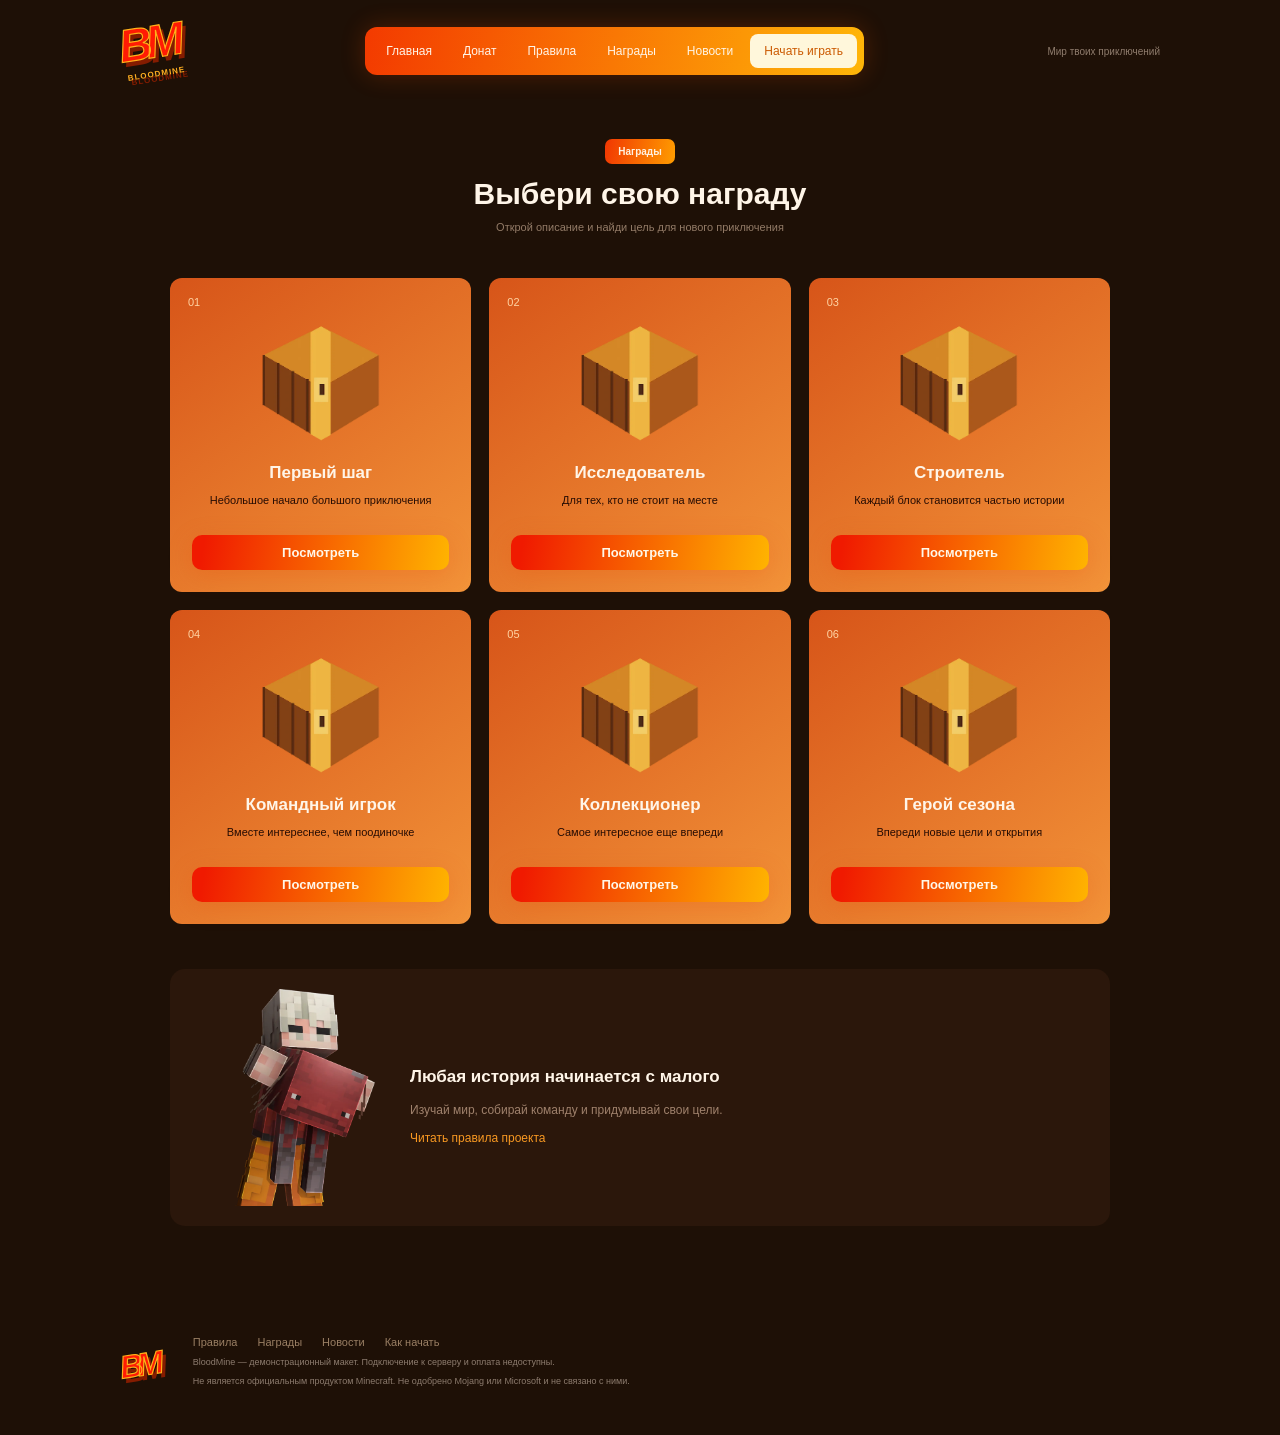
<file: rewards.html>
<!DOCTYPE html>
<html lang="ru">
<head>
  <meta charset="UTF-8">
  <meta name="viewport" content="width=device-width, initial-scale=1">
  <title>Награды игрокам — BloodMine</title>
  <meta name="description" content="Награды BloodMine: шесть примеров коллекций от «Первого шага» до «Героя сезона». Откройте описание и найдите цель для нового приключения.">
  <link rel="icon" href="data:image/svg+xml,%3Csvg xmlns='http://www.w3.org/2000/svg' viewBox='0 0 32 32'%3E%3Crect width='32' height='32' rx='7' fill='%231e1006'/%3E%3Ctext x='16' y='22' font-size='16' font-family='Arial' font-weight='bold' text-anchor='middle' fill='%23ff1b04'%3EBM%3C/text%3E%3C/svg%3E">
  <link rel="stylesheet" href="assets/css/styles.css">
  <script src="assets/js/app.js" defer></script>
</head>
<body>
    <a class="skip-link" href="#main">К основному содержимому</a>
    <header class="header wrap">
      <a class="logo" href="index.html" aria-label="BloodMine — на главную">BM<span>BLOODMINE</span></a>
      <nav class="nav" aria-label="Основное меню">
        <a href="index.html">Главная</a><a href="index.html#shop">Донат</a><a href="rules.html">Правила</a><a href="rewards.html" aria-current="page">Награды</a><a href="news.html">Новости</a><a class="nav-light" href="how-to-play.html">Начать играть</a>
      </nav>
      <div class="header-note">Мир твоих приключений</div>
    </header>
    <main id="main">
    <div class="wrap inner-page"><div class="section-title"><span class="pill">Награды</span><h1>Выбери свою награду</h1><p>Открой описание и найди цель для нового приключения</p></div><div class="rewards-grid"><div class="reward-card"><span class="reward-number">01</span><img width="850" height="850" src="assets/images/chest.webp" alt="" decoding="async"><h2 class="title-sm">Первый шаг</h2><p>Небольшое начало большого приключения</p><button type="button" class="orange" data-reward="Первый шаг" aria-label="Посмотреть награду «Первый шаг»">Посмотреть</button></div>
<div class="reward-card"><span class="reward-number">02</span><img width="850" height="850" src="assets/images/chest.webp" alt="" decoding="async"><h2 class="title-sm">Исследователь</h2><p>Для тех, кто не стоит на месте</p><button type="button" class="orange" data-reward="Исследователь" aria-label="Посмотреть награду «Исследователь»">Посмотреть</button></div>
<div class="reward-card"><span class="reward-number">03</span><img width="850" height="850" src="assets/images/chest.webp" alt="" decoding="async"><h2 class="title-sm">Строитель</h2><p>Каждый блок становится частью истории</p><button type="button" class="orange" data-reward="Строитель" aria-label="Посмотреть награду «Строитель»">Посмотреть</button></div>
<div class="reward-card"><span class="reward-number">04</span><img width="850" height="850" src="assets/images/chest.webp" alt="" loading="lazy" decoding="async"><h2 class="title-sm">Командный игрок</h2><p>Вместе интереснее, чем поодиночке</p><button type="button" class="orange" data-reward="Командный игрок" aria-label="Посмотреть награду «Командный игрок»">Посмотреть</button></div>
<div class="reward-card"><span class="reward-number">05</span><img width="850" height="850" src="assets/images/chest.webp" alt="" loading="lazy" decoding="async"><h2 class="title-sm">Коллекционер</h2><p>Самое интересное еще впереди</p><button type="button" class="orange" data-reward="Коллекционер" aria-label="Посмотреть награду «Коллекционер»">Посмотреть</button></div>
<div class="reward-card"><span class="reward-number">06</span><img width="850" height="850" src="assets/images/chest.webp" alt="" loading="lazy" decoding="async"><h2 class="title-sm">Герой сезона</h2><p>Впереди новые цели и открытия</p><button type="button" class="orange" data-reward="Герой сезона" aria-label="Посмотреть награду «Герой сезона»">Посмотреть</button></div></div><div class="reward-banner"><img width="850" height="1317" src="assets/images/player.webp" alt="" loading="lazy" decoding="async"><div><h2 class="title-sm">Любая история начинается с малого</h2><p>Изучай мир, собирай команду и придумывай свои цели.</p><a href="rules.html">Читать правила проекта</a></div></div></div>
    
    </main>
    <footer class="footer wrap">
      <a class="logo small-logo" href="index.html" aria-label="BloodMine — на главную">BM</a>
      <div><nav class="footer-links" aria-label="Ссылки в подвале"><a href="rules.html">Правила</a><a href="rewards.html">Награды</a><a href="news.html">Новости</a><a href="how-to-play.html">Как начать</a></nav>
      <p>BloodMine — демонстрационный макет. Подключение к серверу и оплата недоступны.</p>
      <p>Не является официальным продуктом Minecraft. Не одобрено Mojang или Microsoft и не связано с ними.</p></div>
    </footer>
    <div class="overlay" id="dialog"><div class="modal" role="dialog" aria-modal="true" aria-labelledby="dialog-title"><button type="button" class="modal-close" data-close aria-label="Закрыть окно">×</button><div class="pill">BloodMine</div><h2 id="dialog-title">Информация</h2><p id="dialog-text"></p><button type="button" class="orange" data-close>Понятно</button></div></div>
</body>
</html>
</file>
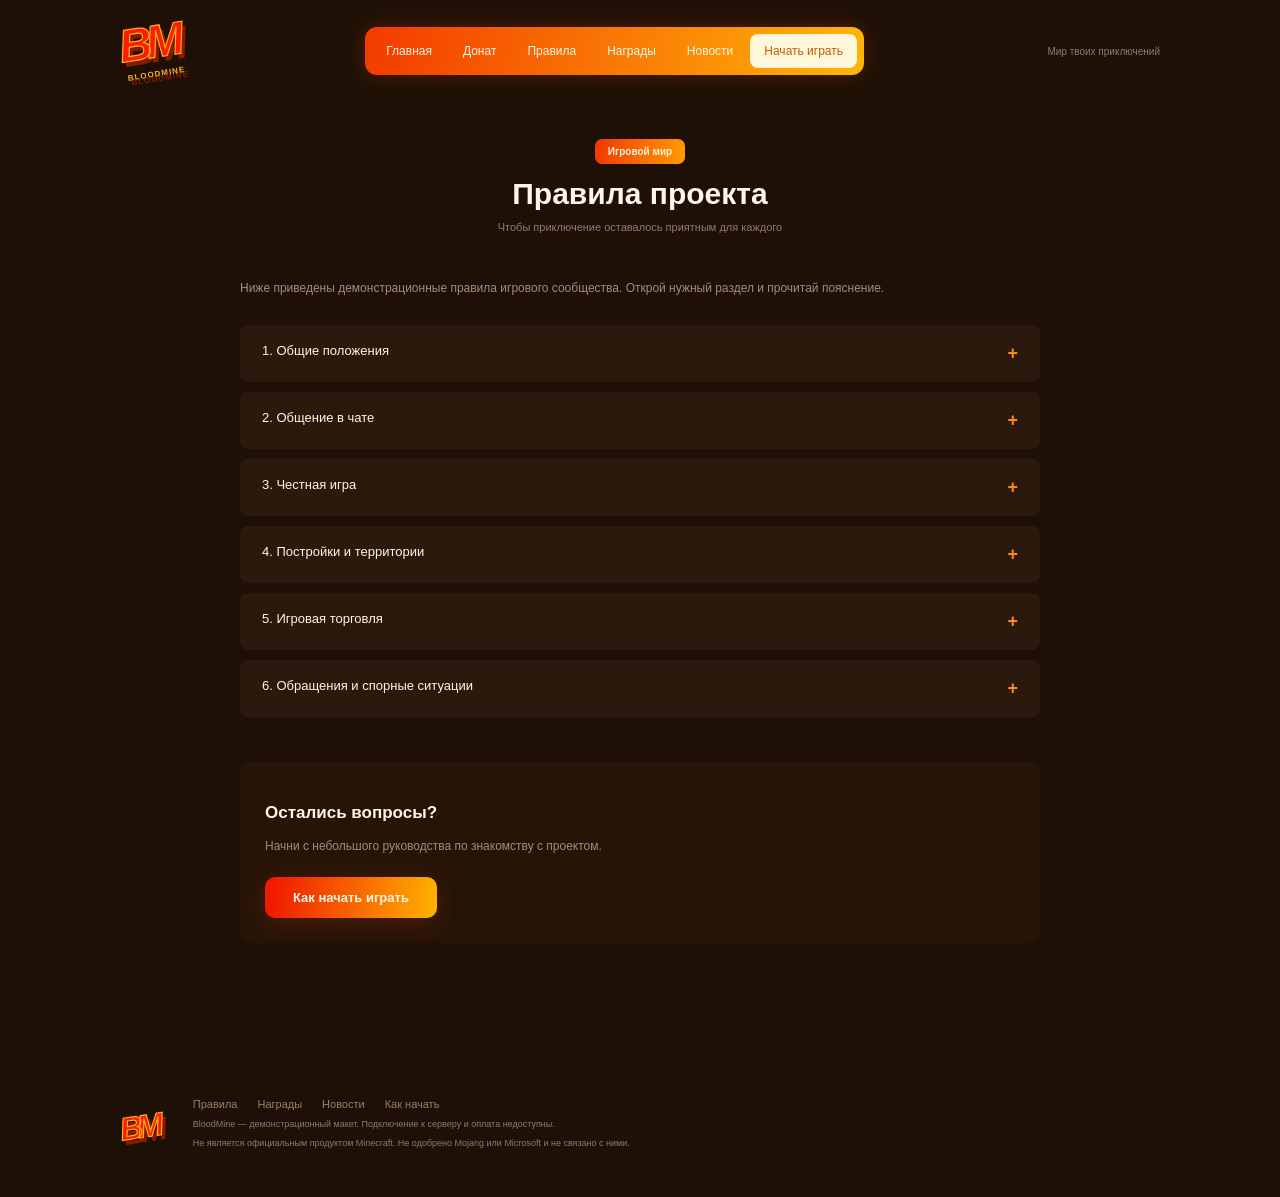
<file: rules.html>
<!DOCTYPE html>
<html lang="ru">
<head>
  <meta charset="UTF-8">
  <meta name="viewport" content="width=device-width, initial-scale=1">
  <title>Правила проекта — BloodMine</title>
  <meta name="description" content="Правила игрового сообщества BloodMine: общение в чате, честная игра, постройки, торговля и обращения. Каждый пункт раскрывается отдельно.">
  <link rel="icon" href="data:image/svg+xml,%3Csvg xmlns='http://www.w3.org/2000/svg' viewBox='0 0 32 32'%3E%3Crect width='32' height='32' rx='7' fill='%231e1006'/%3E%3Ctext x='16' y='22' font-size='16' font-family='Arial' font-weight='bold' text-anchor='middle' fill='%23ff1b04'%3EBM%3C/text%3E%3C/svg%3E">
  <link rel="stylesheet" href="assets/css/styles.css">
  <script src="assets/js/app.js" defer></script>
</head>
<body>
    <a class="skip-link" href="#main">К основному содержимому</a>
    <header class="header wrap">
      <a class="logo" href="index.html" aria-label="BloodMine — на главную">BM<span>BLOODMINE</span></a>
      <nav class="nav" aria-label="Основное меню">
        <a href="index.html">Главная</a><a href="index.html#shop">Донат</a><a href="rules.html" aria-current="page">Правила</a><a href="rewards.html">Награды</a><a href="news.html">Новости</a><a class="nav-light" href="how-to-play.html">Начать играть</a>
      </nav>
      <div class="header-note">Мир твоих приключений</div>
    </header>
    <main id="main">
    <div class="wrap inner-page"><div class="section-title"><span class="pill">Игровой мир</span><h1>Правила проекта</h1><p>Чтобы приключение оставалось приятным для каждого</p></div><div class="rules-intro"><p>Ниже приведены демонстрационные правила игрового сообщества. Открой нужный раздел и прочитай пояснение.</p></div><div class="rules-list"><div class="rule"><button type="button" class="rule-heading" aria-expanded="false" aria-controls="rule-1"><span>1. Общие положения</span><b aria-hidden="true">+</b></button><div class="rule-content" id="rule-1">Уважайте других участников. Перед началом игры ознакомьтесь с правилами и уточните непонятные пункты. Правила помогают сохранять понятные условия для всех. Незнание правил не освобождает от необходимости их соблюдать.</div></div>
<div class="rule"><button type="button" class="rule-heading" aria-expanded="false" aria-controls="rule-2"><span>2. Общение в чате</span><b aria-hidden="true">+</b></button><div class="rule-content" id="rule-2">Не оскорбляйте собеседников, не засоряйте чат повторяющимися сообщениями и не публикуйте чужие личные сведения. Для разногласий используйте спокойное обсуждение. Сообщение должно быть понятно другим игрокам.</div></div>
<div class="rule"><button type="button" class="rule-heading" aria-expanded="false" aria-controls="rule-3"><span>3. Честная игра</span><b aria-hidden="true">+</b></button><div class="rule-content" id="rule-3">Не используйте программы и изменения клиента, дающие запрещенное преимущество. Не пытайтесь обходить ограничения игры. Если заметили ошибку, опишите обстоятельства ее появления и не используйте ее против других игроков.</div></div>
<div class="rule"><button type="button" class="rule-heading" aria-expanded="false" aria-controls="rule-4"><span>4. Постройки и территории</span><b aria-hidden="true">+</b></button><div class="rule-content" id="rule-4">Уважайте границы чужих построек. Перед совместным строительством договоритесь о доступе и обязанностях. Не выдавайте чужую работу за свою и не мешайте другим участникам развивать их территорию.</div></div>
<div class="rule"><button type="button" class="rule-heading" aria-expanded="false" aria-controls="rule-5"><span>5. Игровая торговля</span><b aria-hidden="true">+</b></button><div class="rule-content" id="rule-5">Заранее обсуждайте условия обмена. Проверяйте предмет и количество до подтверждения договоренности. Не обманывайте других игроков и не обещайте то, что не можете передать.</div></div>
<div class="rule"><button type="button" class="rule-heading" aria-expanded="false" aria-controls="rule-6"><span>6. Обращения и спорные ситуации</span><b aria-hidden="true">+</b></button><div class="rule-content" id="rule-6">Опишите, что произошло, когда это случилось и какие действия этому предшествовали. Сохраните снимки экрана. По одному короткому сообщению без контекста трудно понять обстоятельства ситуации.</div></div></div><div class="bottom-help"><h2 class="title-sm">Остались вопросы?</h2><p>Начни с небольшого руководства по знакомству с проектом.</p><a class="orange" href="how-to-play.html">Как начать играть</a></div></div>
    
    </main>
    <footer class="footer wrap">
      <a class="logo small-logo" href="index.html" aria-label="BloodMine — на главную">BM</a>
      <div><nav class="footer-links" aria-label="Ссылки в подвале"><a href="rules.html">Правила</a><a href="rewards.html">Награды</a><a href="news.html">Новости</a><a href="how-to-play.html">Как начать</a></nav>
      <p>BloodMine — демонстрационный макет. Подключение к серверу и оплата недоступны.</p>
      <p>Не является официальным продуктом Minecraft. Не одобрено Mojang или Microsoft и не связано с ними.</p></div>
    </footer>
    <div class="overlay" id="dialog"><div class="modal" role="dialog" aria-modal="true" aria-labelledby="dialog-title"><button type="button" class="modal-close" data-close aria-label="Закрыть окно">×</button><div class="pill">BloodMine</div><h2 id="dialog-title">Информация</h2><p id="dialog-text"></p><button type="button" class="orange" data-close>Понятно</button></div></div>
</body>
</html>
</file>
<file: assets/css/styles.css>
* {
    box-sizing: border-box;
}

html {
    scroll-behavior: smooth;
}

body {
    margin: 0;
    color: #fff5e8;
    background: #1e1006;
    font-family: "Trebuchet MS", Arial, sans-serif;
    font-size: 14px;
}

a {
    color: inherit;
    text-decoration: none;
}

button {
    font-family: inherit;
    cursor: pointer;
    border: 0;
    color: white;
}

.wrap {
    width: 100%;
    max-width: 1040px;
    margin: 0 auto;
}

.header {
    height: 102px;
    display: flex;
    align-items: center;
    justify-content: space-between;
}

.logo {
    display: inline-block;
    color: #ff1b04;
    font-family: Impact, "Arial Black", sans-serif;
    font-weight: 900;
    font-style: italic;
    font-size: 46px;
    line-height: .8;
    letter-spacing: -6px;
    transform: rotate(-9deg);
    -webkit-text-stroke: 1.2px #ffb11a;
    text-shadow: 3px 5px #851c00;
}

.logo span {
    display: block;
    font: bold 8px Arial;
    letter-spacing: 1px;
    margin: 9px 0 0 4px;
    -webkit-text-stroke: 0;
    color: #ffaf22;
}

.nav {
    display: flex;
    gap: 3px;
    align-items: center;
    padding: 7px;
    border-radius: 12px;
    background: linear-gradient(100deg,#f33a00,#ffb608);
    box-shadow: 0 0 24px #ff510039;
}

.nav a {
    font-size: 12px;
    padding: 10px 14px;
    border-radius: 8px;
}

.nav a:hover {
    background: #ffffff20;
}

.nav-light {
    background: #fff7db;
    color: #cb5a02;
}

.header-note {
    color: #8f7c6d;
    font-size: 10px;
}

.hero {
    height: 430px;
    position: relative;
    display: flex;
    align-items: center;
}

.hero-copy {
    width: 100%;
    max-width: 500px;
    position: relative;
    z-index: 1;
}

.eyebrow {
    text-transform: uppercase;
    color: #d79562;
    font-size: 10px;
    letter-spacing: 1.6px;
}

h1, h2 {
    font-size: 32px;
    line-height: 1.08;
    margin: 18px 0;
    font-weight: 900;
}

.hero h1 {
    font-size: 40px;
    letter-spacing: -.8px;
}

.hero h1 span {
    color: #fff7e8;
}

.hero p {
    width: 100%;
    max-width: 390px;
    font-size: 13px;
    line-height: 1.6;
    color: #ae9584;
}

.hero-players {
    position: absolute;
    left: 448px;
    top: 8px;
    width: 610px;
    height: auto;
}

.orange {
    display: inline-block;
    text-align: center;
    padding: 13px 28px;
    background: linear-gradient(100deg,#f01a00 5%,#ffb400 100%);
    color: #fff7e8;
    border-radius: 10px;
    font-size: 13px;
    font-weight: bold;
    box-shadow: 0 5px 25px #e9410036;
}

.orange:hover {
    filter: brightness(1.1);
}

.hero-button {
    width: 100%;
    max-width: 345px;
    margin-top: 15px;
}

.hero-button span {
    margin-left: 100px;
}

.section-title {
    text-align: center;
    margin: 22px 0 35px;
}

.pill {
    display: inline-block;
    border-radius: 7px;
    background: linear-gradient(100deg,#f13702,#ff9d00);
    color: #fff1df;
    padding: 7px 13px;
    font-size: 10px;
    font-weight: bold;
}

.section-title h1, .section-title h2 {
    margin: 14px 0 10px;
    font-size: 30px;
}

.section-title p {
    color: #937b67;
    font-size: 11px;
}

.shop-section {
    padding-top: 8px;
}

.store {
    width: 100%;
    max-width: 918px;
    margin: auto;
    padding: 18px;
    border-radius: 20px;
    background: #180c04;
    box-shadow: 0 15px 30px #00000035;
}

.tabs {
    display: flex;
    gap: 7px;
    margin: 0 0 20px 187px;
}

.tab {
    padding: 8px 14px;
    font-size: 13px;
    cursor: pointer;
    color: #8e7869;
    border-radius: 7px;
}

.tab.active {
    background: linear-gradient(100deg,#f52300,#ff8900);
    color: #fff;
}

.store-body {
    display: flex;
    gap: 15px;
}

.store-preview {
    width: 170px;
    text-align: center;
    background: #120a04;
    border-radius: 12px;
    overflow: hidden;
}

.title-sm {
    margin: 16px 0;
    font-size: 17px;
}

.store-preview .title-sm {
    font-size: 15px;
}

.store-preview img {
    width: 175px;
    height: auto;
    margin-left: -4px;
}

.product-column {
    width: 258px;
}

.column-heading {
    background: linear-gradient(100deg,#f52b00,#ff9000);
    padding: 10px;
    border-radius: 8px;
    text-align: center;
    font-size: 12px;
    font-weight: bold;
    margin-bottom: 10px;
}

.column-heading.secondary {
    background: #2b170b;
}

.product-row {
    display: flex;
    justify-content: space-between;
    padding: 10px 12px;
    margin: 5px 0;
    background: #2b190d;
    border-radius: 6px;
    font-size: 12px;
    cursor: pointer;
}

.product-row.chosen {
    background: #6a3f22;
}

.product-row:hover {
    background: #77401b;
}

.product-price {
    color: #baa28b;
    font-size: 11px;
}

.description-column {
    width: 398px;
    padding: 0 5px 18px 4px;
    background: #210f05;
    border-radius: 10px;
}

.description-column .title-sm {
    margin: 25px 20px 12px;
    font-size: 17px;
}

.description-column ul {
    padding: 0 22px 0 38px;
    color: #b8a28d;
    font-size: 12px;
    line-height: 2;
    min-height: 125px;
}

.description-column li span {
    color: #ff9e0b;
}

.term-label {
    font-size: 10px;
    color: #8f7b6b;
    margin: 15px 20px 8px;
}

.terms {
    display: flex;
    gap: 10px;
    font-size: 10px;
    margin: 0 20px 17px;
    color: #917b68;
}

.terms button {
    padding: 7px 10px;
    border-radius: 5px;
    cursor: pointer;
}

.terms .selected {
    background: #ef780a;
    color: #fff;
}

.description-column .orange {
    display: block;
    margin: 0 20px;
    width: calc(100% - 40px);
}

.fineprint {
    color: #8f7b6d;
    font-size: 9px;
    text-align: center;
    margin: 12px 0 0;
}

.news-section {
    padding-top: 70px;
}

.news-grid {
    display: grid;
    grid-template-columns: repeat(3,1fr);
    gap: 20px;
    margin-top: 38px;
}

.news-card {
    background: #28160c;
    border-radius: 12px;
    overflow: hidden;
}

.news-card img {
    width: 100%;
    display: block;
}

.news-copy {
    padding: 20px;
}

.news-copy .title-sm {
    font-size: 18px;
}

.news-copy p {
    color: #9c8270;
    font-size: 12px;
    line-height: 1.7;
}

.news-copy a,.text-link {
    display: inline-block;
    font-size: 12px;
    color: #ff920d;
    margin-top: 10px;
}

.text-link {
    display: block;
    width: max-content;
    margin: 28px auto;
}

.about {
    margin-top: 65px;
    padding: 25px 30px;
    background: #241207;
    border-radius: 14px;
}

.about p {
    color: #917d6b;
    font-size: 11px;
    line-height: 1.7;
}

.about a {
    color: #e68d22;
    font-size: 11px;
}

.footer {
    display: flex;
    gap: 35px;
    padding: 55px 0 40px;
    align-items: center;
}

.small-logo {
    font-size: 32px;
}

.footer-links {
    display: flex;
    gap: 20px;
    font-size: 11px;
    color: #9a7f64;
}

.footer p {
    color: #8c7b6e;
    font-size: 9px;
    margin: 9px 0;
}

.inner-page {
    padding: 15px 50px 55px;
    min-height: 760px;
}

.inner-page .section-title {
    margin-bottom: 45px;
}

.rules-intro {
    color: #a58b76;
    font-size: 12px;
    margin: auto auto 25px;
    width: 100%;
    max-width: 800px;
    line-height: 1.8;
}

.rules-list {
    width: 100%;
    max-width: 800px;
    margin: auto;
}

.rule {
    margin: 10px 0;
    border-radius: 8px;
    overflow: hidden;
    background: #2c190d;
}

.rule-heading {
    display: flex;
    justify-content: space-between;
    padding: 18px 22px;
    font-size: 13px;
    cursor: pointer;
}

.rule-heading b {
    color: #ff8b0b;
    font-size: 18px;
}

.rule-content {
    display: none;
    padding: 8px 22px 25px;
    font-size: 12px;
    color: #aa8b74;
    line-height: 1.9;
}

.rule.open .rule-content {
    display: block;
}

.bottom-help {
    width: 100%;
    max-width: 800px;
    margin: 45px auto;
    padding: 25px;
    background: #261407;
    border-radius: 12px;
}

.bottom-help p {
    font-size: 12px;
    color: #a58b76;
}

.bottom-help .orange {
    margin-top: 12px;
}

.rewards-grid {
    display: grid;
    grid-template-columns: repeat(3,1fr);
    gap: 18px;
}

.reward-card {
    padding: 22px;
    text-align: center;
    border-radius: 12px;
    background: linear-gradient(145deg,#d75519,#f29339);
    position: relative;
}

.reward-number {
    position: absolute;
    top: 18px;
    left: 18px;
    font-size: 11px;
    color: #ffd3a3;
}

.reward-card img {
    display: block;
    width: 160px;
    margin: auto;
}

.reward-card .title-sm {
    margin: 3px 0 10px;
}

.reward-card p {
    font-size: 11px;
    color: #260c03;
    min-height: 30px;
}

.reward-card .orange {
    width: 100%;
    padding: 10px;
}

.reward-banner {
    display: flex;
    gap: 35px;
    padding: 20px 65px;
    margin-top: 45px;
    background: #2b170b;
    border-radius: 15px;
    align-items: center;
}

.reward-banner img {
    width: 140px;
}

.reward-banner p {
    color: #9f816c;
    font-size: 12px;
}

.reward-banner a {
    color: #f99922;
    font-size: 12px;
}

.guide-layout {
    display: flex;
    gap: 50px;
}

.guide-steps {
    width: 100%;
    max-width: 600px;
}

.guide-step {
    margin-bottom: 16px;
    padding: 20px 25px;
    background: #2b180c;
    border-radius: 12px;
}

.guide-step>span {
    color: #ff8908;
    font-size: 11px;
}

.guide-step .title-sm {
    margin: 10px 0;
}

.guide-step p {
    font-size: 12px;
    color: #a88c76;
    line-height: 1.8;
}

.guide-step a {
    color: #ff9517;
    font-size: 12px;
}

.guide-player {
    width: 250px;
    height: auto;
    margin-top: 35px;
}

.guide-note {
    padding: 25px;
    background: #2d180a;
    border-radius: 12px;
    margin: 30px 0;
}

.guide-note p {
    color: #ba9c81;
    font-size: 12px;
    line-height: 1.8;
}

.guide-note .orange {
    margin-top: 12px;
}

.faq {
    margin-top: 45px;
}

.news-wide {
    margin-top: 40px;
    display: flex;
    align-items: center;
    gap: 40px;
    background: #291509;
    padding: 15px 35px;
    border-radius: 16px;
}

.news-wide img {
    width: 360px;
}

.news-wide p {
    color: #a88b72;
    font-size: 12px;
    line-height: 1.8;
}

.news-wide a {
    color: #ff9823;
    font-size: 12px;
}

.article-page {
    width: 100%;
    max-width: 850px;
    padding: 30px 0;
}

.breadcrumbs {
    color: #937963;
    font-size: 11px;
    margin: 0 0 35px;
}

.article-page h1 {
    font-size: 38px;
    margin: 20px 0;
}

.article-meta {
    color: #907a69;
    font-size: 10px;
}

.article-cover {
    width: 100%;
    height: auto;
    border-radius: 12px;
    margin-top: 20px;
}

.article-body {
    width: 100%;
    max-width: 730px;
    margin: 30px auto;
    font-size: 14px;
    line-height: 1.9;
    color: #b99d85;
}

.article-body .title-sm {
    color: #fff1df;
    font-size: 22px;
    margin-top: 32px;
}

.article-body img {
    width: 100%;
    height: auto;
    margin: 20px 0;
}

.article-bottom {
    display: flex;
    justify-content: space-between;
    color: #f8961e;
    font-size: 12px;
}

.overlay {
    position: fixed;
    inset: 0;
    background: #000b;
    z-index: 30;
    display: none;
    align-items: center;
    justify-content: center;
}

.overlay.visible {
    display: flex;
}

.modal {
    width: calc(100% - 32px);
    max-width: 470px;
    padding: 40px;
    border-radius: 15px;
    background: #2b180c;
    position: relative;
    box-shadow: 0 15px 60px #000a;
}

.modal h2 {
    font-size: 26px;
}

.modal p {
    color: #bba087;
    font-size: 13px;
    line-height: 1.8;
}

.modal-close {
    position: absolute;
    right: 20px;
    top: 15px;
    cursor: pointer;
    color: #a78261;
    font-size: 24px;
}

.modal .orange {
    width: 100%;
    margin-top: 20px;
}

.toast {
    position: fixed;
    bottom: 25px;
    left: 45%;
    background: #b64a09;
    padding: 14px 30px;
    border-radius: 8px;
    display: none;
}

.hero-players {
    height: 410px;
    top: 8px;
}

.hero-players img {
    position: absolute;
    width: auto;
}

.hero-back {
    left: -5px;
    top: 55px;
    height: 340px;
}

.hero-front {
    left: 285px;
    top: 0;
    height: 400px;
}

.news-wide>img {
    width: 300px;
    max-height: 300px;
    object-fit: contain;
}


/* ===================== правки после аудита ===================== */

/* доступность */
.skip-link {
    position: absolute;
    left: -9999px;
    top: 0;
    z-index: 60;
    padding: 10px 14px;
    background: #fff7db;
    color: #cb5a02;
    border-radius: 0 0 8px 0;
}

.skip-link:focus {
    left: 0;
}

:focus-visible {
    outline: 2px solid #ffb11a;
    outline-offset: 2px;
}

.tab {
    background: transparent;
    font-family: inherit;
}

.terms button {
    background: transparent;
    font-family: inherit;
    font-size: 12px;
    color: inherit;
}

.product-row {
    width: 100%;
    border: 0;
    color: inherit;
    text-align: left;
    font-family: inherit;
}

.rule-heading {
    width: 100%;
    border: 0;
    background: transparent;
    color: inherit;
    text-align: left;
    font-family: inherit;
}

.modal-close {
    background: transparent;
    border: 0;
    line-height: 1;
    padding: 4px 8px;
}

.title-sm {
    font-weight: bold;
    line-height: normal;
}

.news-card:hover,
.reward-card:hover {
    box-shadow: 0 0 16px #ff5a0026;
}

img {
    max-width: 100%;
    height: auto;
}

/* планшет и узкий десктоп */
@media (max-width: 1072px) {
    .wrap,
    .inner-page {
        padding-left: 16px;
        padding-right: 16px;
    }

    .hero {
        overflow: hidden;
    }
}

/* планшет и телефон */
@media (max-width: 900px) {
    body {
        font-size: 16px;
    }

    .header {
        height: auto;
        flex-direction: column;
        align-items: flex-start;
        gap: 12px;
        padding-top: 14px;
        padding-bottom: 14px;
    }

    .nav {
        flex-wrap: wrap;
        width: 100%;
    }

    .nav a {
        font-size: 14px;
        padding: 10px 12px;
    }

    .header-note {
        display: none;
    }

    .hero {
        height: auto;
        flex-direction: column;
        align-items: stretch;
        padding-top: 10px;
    }

    .hero-copy,
    .hero p,
    .hero-button {
        max-width: none;
    }

    .hero h1 {
        font-size: 32px;
    }

    .hero p {
        font-size: 15px;
    }

    .hero-button span {
        margin-left: 48px;
    }

    .hero-players {
        position: relative;
        left: auto;
        top: auto;
        width: 100%;
        height: 300px;
        margin-top: 10px;
    }

    .hero-back {
        left: 0;
        top: 40px;
        height: 240px;
    }

    .hero-front {
        left: auto;
        right: 8%;
        top: 0;
        height: 290px;
    }

    .store {
        padding: 12px;
    }

    .tabs {
        margin: 0 0 16px;
        flex-wrap: wrap;
    }

    .store-body {
        flex-direction: column;
    }

    .store-preview,
    .product-column,
    .description-column {
        width: 100%;
    }

    .store-preview img {
        display: block;
        width: auto;
        max-width: 100%;
        max-height: 220px;
        margin: 0 auto;
    }

    .news-grid,
    .rewards-grid {
        grid-template-columns: repeat(2, 1fr);
    }

    .inner-page {
        min-height: 0;
    }

    .guide-layout {
        flex-direction: column;
        gap: 20px;
    }

    .guide-player {
        align-self: center;
        margin-top: 0;
    }

    .news-wide {
        flex-direction: column;
        align-items: flex-start;
        gap: 20px;
        padding: 16px;
    }

    .news-wide > img {
        width: 100%;
        max-width: 300px;
    }

    .reward-banner {
        flex-direction: column;
        align-items: flex-start;
        gap: 20px;
        padding: 20px;
    }

    .footer {
        flex-direction: column;
        align-items: flex-start;
        gap: 16px;
        padding: 32px 16px;
    }

    .footer-links {
        flex-wrap: wrap;
        gap: 12px 20px;
    }

    .article-body {
        font-size: 16px;
    }

    /* минимальные размеры текста: не мельче 14px */
    .section-title p,
    .news-copy p,
    .news-copy a,
    .text-link,
    .rules-intro,
    .rule-heading,
    .rule-content,
    .guide-step p,
    .guide-step a,
    .guide-note p,
    .bottom-help p,
    .reward-card p,
    .reward-banner p,
    .reward-banner a,
    .news-wide p,
    .news-wide a,
    .about p,
    .about a,
    .footer p,
    .footer-links,
    .fineprint,
    .term-label,
    .terms button,
    .article-meta,
    .breadcrumbs,
    .article-bottom,
    .eyebrow,
    .pill,
    .tab,
    .column-heading,
    .product-row,
    .product-price,
    .description-column ul {
        font-size: 14px;
    }
}

/* телефон */
@media (max-width: 600px) {
    .news-grid,
    .rewards-grid {
        grid-template-columns: 1fr;
    }

    .hero h1 {
        font-size: 28px;
    }

    .section-title h1,
    .section-title h2 {
        font-size: 26px;
    }

    .article-page h1 {
        font-size: 28px;
    }

    .hero-players {
        height: 260px;
    }

    .hero-back {
        height: 200px;
    }

    .hero-front {
        height: 250px;
    }

    .description-column .title-sm {
        margin-left: 12px;
        margin-right: 12px;
    }

    .description-column ul {
        padding-left: 30px;
        padding-right: 12px;
    }

    .logo {
        font-size: 40px;
    }

    .modal {
        padding: 28px 20px;
    }

    .article-bottom {
        flex-direction: column;
        gap: 12px;
    }
}
</file>
